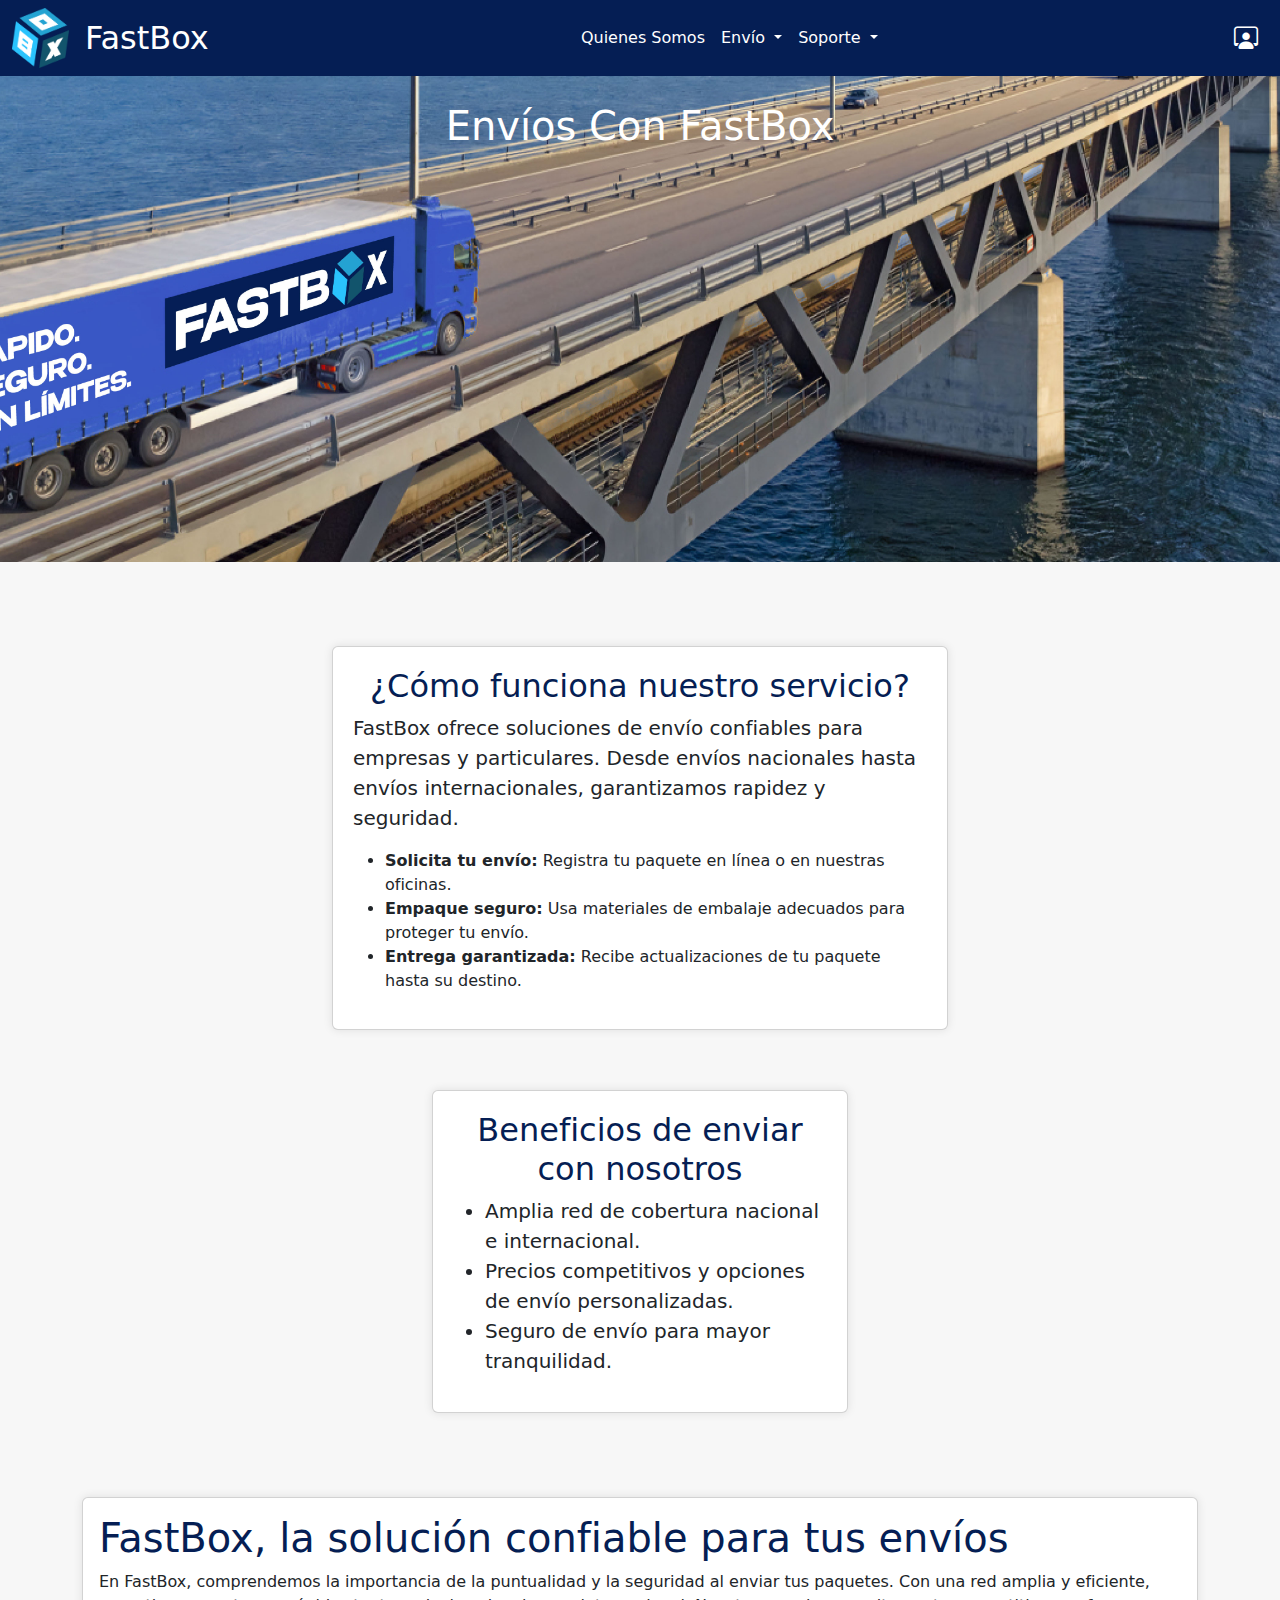
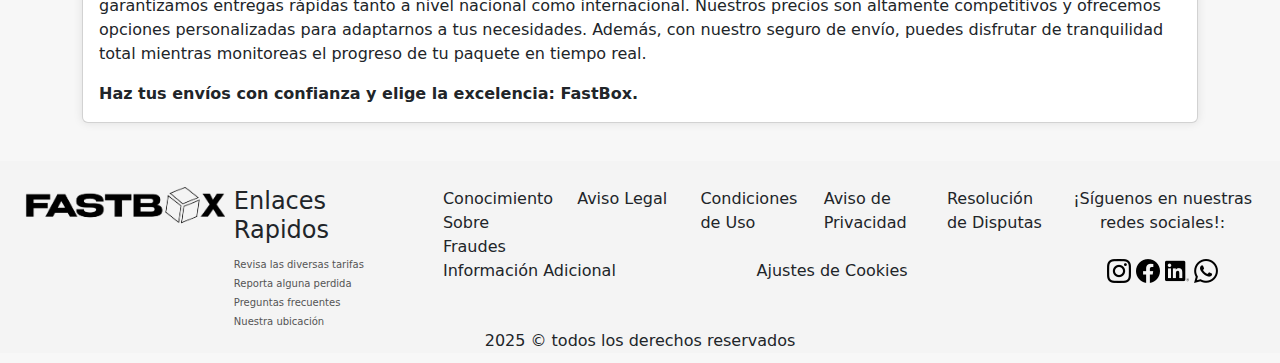
<file: envio.html>
<!DOCTYPE html>
<html lang="es">
<head>
    <link rel="icon" href="/assets/media/FASTBOX13.ico" type="image/x-icon">
    <meta charset="UTF-8">
    <meta name="viewport" content="width=device-width, initial-scale=1.0">
    <title>FastBox - Envío</title>
    <link rel="stylesheet" href="styles.css">
    <link rel="stylesheet" href="assets/css/bootstrap.min.css">
    <script src="assets/js/bootstrap.bundle.min.js"></script>   
    <link rel="stylesheet" href="https://cdn.jsdelivr.net/npm/bootstrap-icons/font/bootstrap-icons.css">
</head>
<body style="background-color: rgb(247, 247, 247);">

    <nav class="navbar navbar-expand-lg bg-body-tertiary" style="padding-top: 0;">
        <div class="container-fluid" style="padding-top: 3px;border-bottom-width: 3px;padding-bottom: 3px;">
            
            <a class="navbar-brand" href="index.html">
                <img src="/assets/media/FASTBOX13.ico" alt="FastBox" width="57" height="59.94">
            </a>
            <a class="navbar-brand" href="index.html" style="
            padding-top: 2px;
            padding-bottom: 2px;">FastBox</a>
                
            <button class="navbar-toggler" type="button" data-bs-toggle="collapse" data-bs-target="#navbarSupportedContent" aria-controls="navbarSupportedContent" aria-expanded="false" aria-label="Toggle navigation" data-bs-theme="dark"> 
                <span class="navbar-toggler-icon"></span>
            </button>

            <div class="collapse navbar-collapse" style="justify-content: center;" id="navbarSupportedContent">
                <ul class="navbar-nav me-auto mb-2 mb-lg-0">
                    <li class="nav-item">
                        <a class="nav-link active" style="color: white;" aria-current="page" href="quienes-somos.html">Quienes Somos</a>
                    </li>
                    <li class="nav-item dropdown">
                        <a class="nav-link dropdown-toggle" style="color: white;" href="#" role="button" data-bs-toggle="dropdown" aria-expanded="false">
                            Envío
                        </a>
                        <ul class="dropdown-menu">
                            <li><a class="dropdown-item" href="rastreo.html">Rastrea tu paquete</a></li>
                            <li><hr class="dropdown-divider"></li>
                            <li><a class="dropdown-item" href="tarifas.html">Tarifas</a></li>
                            <li><hr class="dropdown-divider"></li>
                            <li><a class="dropdown-item" href="ubicacion.html">Ubicación</a></li>
                        </ul>
                    </li>
                    <li class="nav-item dropdown">
                        <a class="nav-link dropdown-toggle" style="color: white;" href="#" role="button" data-bs-toggle="dropdown" aria-expanded="false">
                            Soporte
                        </a>
                        <ul class="dropdown-menu">
                            <li><a class="dropdown-item" href="reporte-perdida.html">Reporte de Pérdida</a></li>
                            <li><hr class="dropdown-divider"></li>
                            <li><a class="dropdown-item" href="faq.html">Preguntas Frecuentes</a></li>
                        </ul>
                    </li>
                </ul>
                <button class="icon-button" data-bs-toggle="modal" data-bs-target="#loginModal">
                    <i class="bi bi-person-workspace"></i>
                </button>
                
            </div>
            
        </div>
    </nav>

    <!-- Modal de Inicio de Sesión -->
    <div class="modal fade" id="loginModal" tabindex="-1" aria-labelledby="loginModalLabel" aria-hidden="true">
        <div class="modal-dialog">
            <div class="modal-content">
                <div class="modal-header">
                    <h5 class="modal-title col" id="loginModalLabel" style="display: block;">Iniciar Sesión</h5>
                    <div style="display: block;"><img src="/assets/media/FASTBOX.png" alt="FastBox" style="width: 100px;"></div>
                    <button type="button" class="btn-close" data-bs-dismiss="modal" aria-label="Close"></button>
                </div>
                <div class="modal-body">
                    <form>
                        <div class="mb-3">
                            <label for="email" class="form-label">Correo Electrónico</label>
                            <input type="email" class="form-control" id="email" required>
                        </div>
                        <div class="mb-3">
                            <label for="password" class="form-label">Contraseña</label>
                            <input type="password" class="form-control" id="password" required>
                        </div>
                        <button type="submit" class="btn btn-primary w-100">Ingresar</button>
                        <div class="row" style="margin-top: 15px;">
                            <div class="col-4"></div>
                            <a class="col-4" href="" style="font-size: x-small; text-align: center; align-items: center;">Recuperar Contraseña</a>
                            <div class="col-4"></div>
                        </div>    
                    </form>
                </div>
            </div>
        </div>
    </div>


    <div class="img-size2" style="background-size: cover;"><h1 style="text-align: center; color: white; padding-top: 40px;">Envíos Con FastBox</h1></div>
    
    <div class="main-container" style="background-color: rgb(247, 247, 247); margin-top: 4%; padding-bottom: 3%;">
        
        
        <div class="container">
            <div >
                <div style="margin: 0 auto; padding-top: 20px; padding-left: 250px; padding-right: 250px;">
                    <div class="card">
                        <h2 style="color: #051e54; text-align: center;">¿Cómo funciona nuestro servicio?</h2>
                        <p style="font-size: 20px;">FastBox ofrece soluciones de envío confiables para empresas y particulares. Desde envíos nacionales hasta envíos internacionales, garantizamos rapidez y seguridad.</p>
                        <ul>
                            <li><strong>Solicita tu envío:</strong> Registra tu paquete en línea o en nuestras oficinas.</li>
                            <li><strong>Empaque seguro:</strong> Usa materiales de embalaje adecuados para proteger tu envío.</li>
                            <li><strong>Entrega garantizada:</strong> Recibe actualizaciones de tu paquete hasta su destino.</li>
                        </ul>
                    </div>
                </div>
                
                <div style="margin: 0 auto; padding: 60px 350px;">
                    <div class="card">
                        <h2 style="color: #051e54; text-align: center;">Beneficios de enviar con nosotros</h2>
                        <ul style="font-size: 20px;">
                            <li>Amplia red de cobertura nacional e internacional.</li>
                            <li>Precios competitivos y opciones de envío personalizadas.</li>
                            <li>Seguro de envío para mayor tranquilidad.</li>
                        </ul>
                    </div>
                </div>
            </div>
            <div class="row mt-4">
                <div class="col">
                    <div class="card p-3">
                        <h1 style="color: #051e54;">FastBox, la solución confiable para tus envíos</h1>
                        <p>
                            En FastBox, comprendemos la importancia de la puntualidad y la seguridad al enviar tus paquetes.
                            Con una red amplia y eficiente, garantizamos entregas rápidas tanto a nivel nacional como internacional.
                            Nuestros precios son altamente competitivos y ofrecemos opciones personalizadas para adaptarnos a tus necesidades.
                            Además, con nuestro seguro de envío, puedes disfrutar de tranquilidad total mientras monitoreas el progreso
                            de tu paquete en tiempo real.
                        </p>
                        <strong>Haz tus envíos con confianza y elige la excelencia: FastBox.</strong>
                    </div>
                </div>
            </div>
        </div>
    </div>
</body>

<footer style="background-color: rgba(243, 243, 243, 0.637)">
    <div class="row" style="padding-left: 1%; padding-right: 1%; padding-top: 2%; margin-top:0; margin-bottom: 10px; margin-left: 0; margin-right: 0;">
        <div class="col-2"><img src="/assets/media/FASTBOXfooter.png" alt="FastBox" width="200rem" ></div>
        <div class="col-2">
            <div class="enlaces-rapidos row">
                <h4 style="text-align: left;">Enlaces Rapidos</h4>
                <a class="enlace-r" style="margin-top: 2%; text-align: left;" href="tarifas.html">Revisa las diversas tarifas</a>
                <a class="enlace-r" style="margin-top: 2%; text-align: left;" href="reporte-perdida.html">Reporta alguna perdida</a>
                <a class="enlace-r" href="faq.html" style="text-align: left; margin-top: 2%;">Preguntas frecuentes</a>
                <a class="enlace-r" href="ubicacion.html" style="text-align: left; margin-top: 2%;">Nuestra ubicación</a>
            </div>
        </div>    

        <div class="col-6">
            <ul class="row align-items-start" style="list-style: none; padding-left: 0;"> 
                <li class="col footer">Conocimiento Sobre Fraudes</li>
                <li class="col footer">Aviso Legal</li>
                <li class="col footer">Condiciones de Uso</li>
                <li class="col footer">Aviso de Privacidad</li>
                <br>
                <li class="col footer">Resolución de Disputas</li>
                <li class="col footer">Información Adicional</li>
                <li class="col footer">Ajustes de Cookies</li>
            </ul>
        </div>
        <div class="col-2">
            <h7><center>¡Síguenos en nuestras redes sociales!:</center></h7>
            <br>
            <ul style="padding: 0;"><center>
                <img src="/assets/icons/instagram.png" alt="Instagram">
                <img src="/assets/icons/facebook.png" alt="Facebook">
                <img src="/assets/icons/linkedin.png" alt="LinkedIN">
                <img src="/assets/icons/whatsapp.png" alt="Whatsapp"></center>
            </ul>
        </div>
        <center>  2025 &copy; todos los derechos reservados </center>
    </div>
</footer>
</html>
</file>
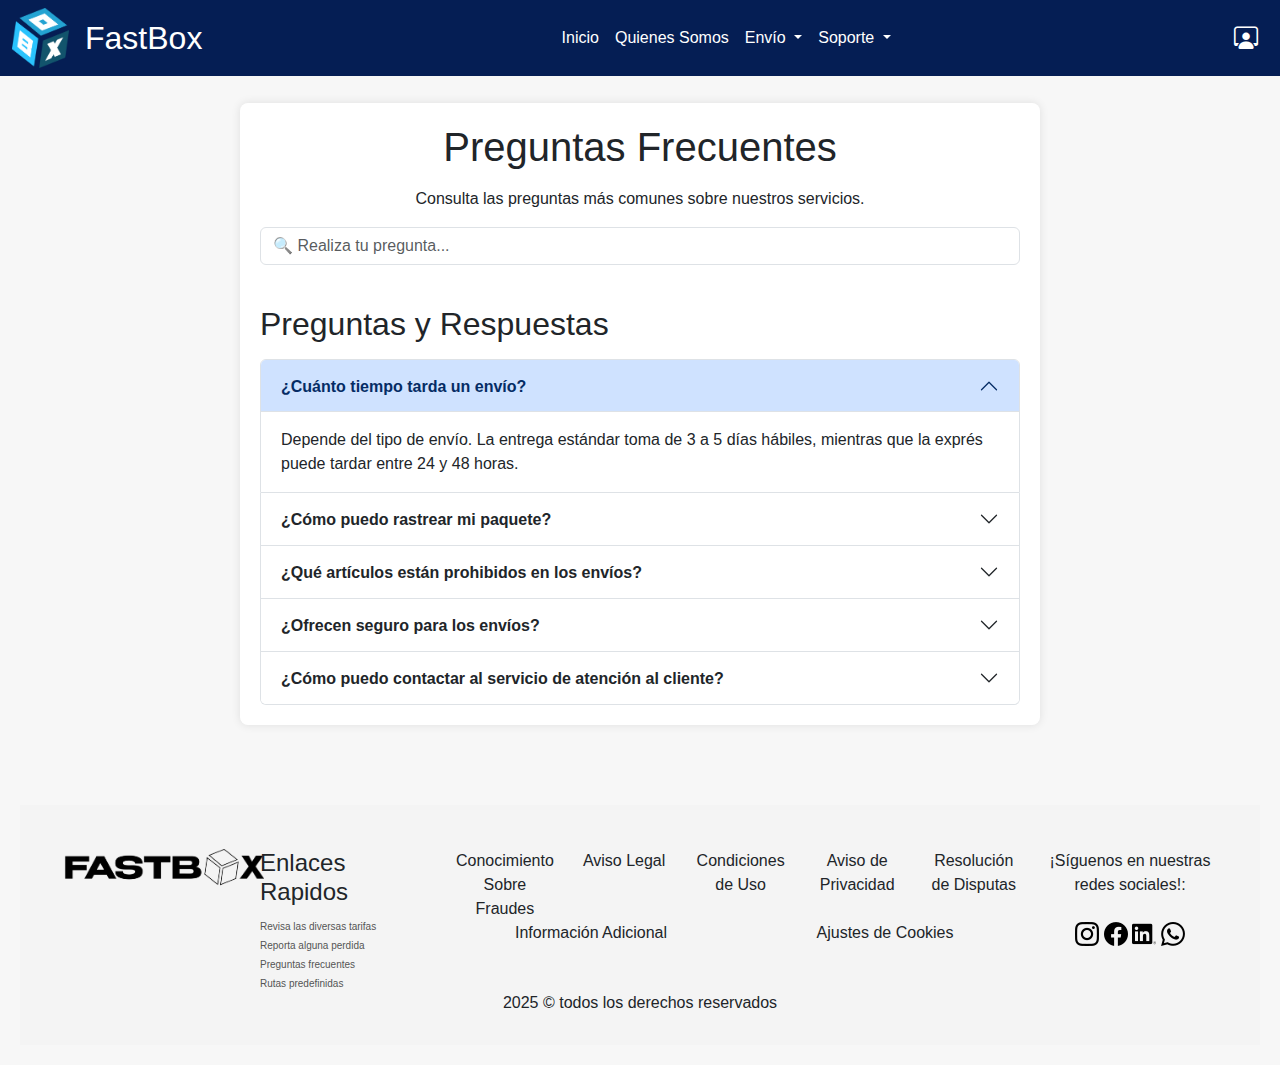
<file: faq.html>
<!DOCTYPE html>
<html lang="es">
<head>
    <link rel="icon" href="/assets/media/FASTBOX13.ico" type="image/x-icon">
    <meta charset="UTF-8">
    <meta name="viewport" content="width=device-width, initial-scale=1.0">
    <title>FastBox - Preguntas Frecuentes</title>
    <link rel="stylesheet" href="styles.css">
    <link rel="stylesheet" href="assets/css/bootstrap.min.css">
    <link rel="stylesheet" href="https://cdn.jsdelivr.net/npm/bootstrap-icons/font/bootstrap-icons.css">
    <script src="assets/js/bootstrap.bundle.min.js"></script>

    <style>
        body {
            background-color: rgb(247, 247, 247);
            font-family: Arial, sans-serif;
            padding: 20px;
            display: flex;
            flex-direction: column;
            min-height: 100vh;
        }
        .container {
            max-width: 800px;
            margin: auto;
            margin-top: 75px;
            background: white;
            padding: 20px;
            border-radius: 8px;
            box-shadow: 0 0 10px rgba(0, 0, 0, 0.1);
            flex-grow: 1;
        }
        .faq-header {
            text-align: center;
            margin-bottom: 40px; 
        }
        .form-control {
            margin-bottom: 20px;
        }
        .accordion-button {
            font-weight: bold;
        }
        footer {
            background-color: rgba(243, 243, 243, 0.637);
            padding: 20px;
            text-align: center;
            margin-top: 80px;
        }
    </style>

</head>
<body>
    
    <nav class="navbar navbar-expand-lg bg-body-tertiary" style="padding-top: 0;">
        <div class="container-fluid" style="padding-top: 3px;border-bottom-width: 3px;padding-bottom: 3px;">
            
            <a class="navbar-brand" href="inicio.html">
                <img src="/assets/media/FASTBOX13.ico" alt="FastBox" width="57" height="59.94">
            </a>
            <a class="navbar-brand" href="inicio.html" style="
            padding-top: 2px;
            padding-bottom: 2px;">FastBox</a>
                
            <button class="navbar-toggler" type="button" data-bs-toggle="collapse" data-bs-target="#navbarSupportedContent" aria-controls="navbarSupportedContent" aria-expanded="false" aria-label="Toggle navigation" data-bs-theme="dark"> 
                <span class="navbar-toggler-icon"></span>
            </button>

            <div class="collapse navbar-collapse" style="justify-content: center;" id="navbarSupportedContent">
                <ul class="navbar-nav me-auto mb-2 mb-lg-0">
                    <li class="nav-item">
                        <a class="nav-link active" style="color: white;" aria-current="page" href="inicio.html">Inicio</a>
                    <li class="nav-item">
                        <a class="nav-link active" style="color: white;" aria-current="page" href="quienes-somos.html">Quienes Somos</a>
                    </li>
                    <li class="nav-item dropdown">
                        <a class="nav-link dropdown-toggle" style="color: white;" href="#" role="button" data-bs-toggle="dropdown" aria-expanded="false">
                            Envío
                        </a>
                        <ul class="dropdown-menu">
                            <li><a class="dropdown-item" href="rastreo.html">Rastrea tu paquete</a></li>
                            <li><hr class="dropdown-divider"></li>
                            <li><a class="dropdown-item" href="tarifas.html">Tarifas</a></li>
                            <li><hr class="dropdown-divider"></li>
                            <li><a class="dropdown-item" href="rutas.html">Ubicación</a></li>
                        </ul>
                    </li>
                    <li class="nav-item dropdown">
                        <a class="nav-link dropdown-toggle" style="color: white;" href="#" role="button" data-bs-toggle="dropdown" aria-expanded="false">
                            Soporte
                        </a>
                        <ul class="dropdown-menu">
                            <li><a class="dropdown-item" href="reporte-perdida.html">Reporte de Pérdida</a></li>
                            <li><hr class="dropdown-divider"></li>
                            <li><a class="dropdown-item" href="faq.html">Preguntas Frecuentes</a></li>
                        </ul>
                    </li>
                </ul>
                <button class="icon-button" data-bs-toggle="modal" data-bs-target="#loginModal">
                    <i class="bi bi-person-workspace"></i>
                </button>
                
            </div>
            
        </div>
    </nav>

   <!-- Modal de Inicio de Sesión -->
   <div class="modal fade" id="loginModal" tabindex="-1" aria-labelledby="loginModalLabel" aria-hidden="true">
    <div class="modal-dialog">
        <div class="modal-content">
            <div class="modal-header">
                <h5 class="modal-title col" id="loginModalLabel" style="display: block;">Iniciar Sesión</h5>
                <div style="display: block;"><img src="/assets/media/FASTBOX.png" alt="FastBox" style="width: 100px;"></div>
                <button type="button" class="btn-close" data-bs-dismiss="modal" aria-label="Close"></button>
            </div>
            <div class="modal-body">
                <form>
                    <div class="mb-3">
                        <label for="email" class="form-label">Correo Electrónico</label>
                        <input type="email" class="form-control" id="email" required>
                    </div>
                    <div class="mb-3">
                        <label for="password" class="form-label">Contraseña</label>
                        <input type="password" class="form-control" id="password" required>
                    </div>
                    <button type="submit" class="btn btn-primary w-100">Ingresar</button>
                    <div class="row" style="margin-top: 15px;">
                        <div class="col-4"></div>
                        <a class="col-4" href="" style="font-size: x-small; text-align: center; align-items: center;">Recuperar Contraseña</a>
                        <div class="col-4"></div>
                    </div>    
                </form>
            </div>
        </div>
    </div>
</div>
   

    <div class="container">
        <header class="faq-header">
            <h1 class="mb-3">Preguntas Frecuentes</h1>
            <p>Consulta las preguntas más comunes sobre nuestros servicios.</p>
            <input type="text" class="form-control" placeholder="🔍 Realiza tu pregunta...">
        </header>
        
        <section>
            <h2 class="mb-3">Preguntas y Respuestas</h2>
            <div class="accordion" id="faqAccordion">
                <div class="accordion-item">
                    <h2 class="accordion-header">
                        <button class="accordion-button" type="button" data-bs-toggle="collapse" data-bs-target="#faq1">
                            ¿Cuánto tiempo tarda un envío?
                        </button>
                    </h2>
                    <div id="faq1" class="accordion-collapse collapse show" data-bs-parent="#faqAccordion">
                        <div class="accordion-body">
                            Depende del tipo de envío. La entrega estándar toma de 3 a 5 días hábiles, mientras que la exprés puede tardar entre 24 y 48 horas.
                        </div>
                    </div>
                </div>
                <div class="accordion-item">
                    <h2 class="accordion-header">
                        <button class="accordion-button collapsed" type="button" data-bs-toggle="collapse" data-bs-target="#faq2">
                            ¿Cómo puedo rastrear mi paquete?
                        </button>
                    </h2>
                    <div id="faq2" class="accordion-collapse collapse" data-bs-parent="#faqAccordion">
                        <div class="accordion-body">
                            Puedes ingresar el número de rastreo en nuestra sección de <a href="rastreo.html">Rastreo</a> para conocer la ubicación de tu paquete en tiempo real.
                        </div>
                    </div>
                </div>
                <div class="accordion-item">
                    <h2 class="accordion-header">
                        <button class="accordion-button collapsed" type="button" data-bs-toggle="collapse" data-bs-target="#faq3">
                            ¿Qué artículos están prohibidos en los envíos?
                        </button>
                    </h2>
                    <div id="faq3" class="accordion-collapse collapse" data-bs-parent="#faqAccordion">
                        <div class="accordion-body">
                            No aceptamos artículos peligrosos, explosivos, inflamables, dinero en efectivo ni sustancias ilegales. Consulta nuestra lista completa en términos y condiciones.
                        </div>
                    </div>
                </div>
                <div class="accordion-item">
                    <h2 class="accordion-header">
                        <button class="accordion-button collapsed" type="button" data-bs-toggle="collapse" data-bs-target="#faq4">
                            ¿Ofrecen seguro para los envíos?
                        </button>
                    </h2>
                    <div id="faq4" class="accordion-collapse collapse" data-bs-parent="#faqAccordion">
                        <div class="accordion-body">
                            Sí, contamos con opciones de seguro para proteger tu paquete en caso de pérdida o daño.
                        </div>
                    </div>
                </div>
                <div class="accordion-item">
                    <h2 class="accordion-header">
                        <button class="accordion-button collapsed" type="button" data-bs-toggle="collapse" data-bs-target="#faq5">
                            ¿Cómo puedo contactar al servicio de atención al cliente?
                        </button>
                    </h2>
                    <div id="faq5" class="accordion-collapse collapse" data-bs-parent="#faqAccordion">
                        <div class="accordion-body">
                            Puedes comunicarte con nuestro equipo 24/7 a través de nuestro <a href="soporte.html">centro de soporte</a> o llamando a nuestra línea directa.
                        </div>
                    </div>
                </div>
            </div>
        </section>
    </div>

</body>
</html>

<footer style="background-color: rgba(243, 243, 243, 0.637)">
    <div class="row" style="padding-left: 1%; padding-right: 1%; padding-top: 2%; margin-top:0; margin-bottom: 10px; margin-left: 0; margin-right: 0;">
        <div class="col-2"><img src="/assets/media/FASTBOXfooter.png" alt="FastBox" width="200rem" ></div>
        <div class="col-2">
            <div class="enlaces-rapidos row">
                <h4 style="text-align: left;">Enlaces Rapidos</h4>
                <a class="enlace-r" style="margin-top: 2%; text-align: left;" href="tarifas.html">Revisa las diversas tarifas</a>
                <a class="enlace-r" style="margin-top: 2%; text-align: left;" href="reporte-perdida.html">Reporta alguna perdida</a>
                <a class="enlace-r" href="faq.html" style="text-align: left; margin-top: 2%;">Preguntas frecuentes</a>
                <a class="enlace-r" href="rutas.html" style="text-align: left; margin-top: 2%;">Rutas predefinidas</a>
            </div>
        </div>    

        <div class="col-6">
            <ul class="row align-items-start" style="list-style: none; padding-left: 0;"> 
                <li class="col footer">Conocimiento Sobre Fraudes</li>
                <li class="col footer">Aviso Legal</li>
                <li class="col footer">Condiciones de Uso</li>
                <li class="col footer">Aviso de Privacidad</li>
                <br>
                <li class="col footer">Resolución de Disputas</li>
                <li class="col footer">Información Adicional</li>
                <li class="col footer">Ajustes de Cookies</li>
            </ul>
        </div>
        <div class="col-2">
            <h7><center>¡Síguenos en nuestras redes sociales!:</center></h7>
            <br>
            <ul style="padding: 0;"><center>
                <img src="/assets/icons/instagram.png" alt="Instagram">
                <img src="/assets/icons/facebook.png" alt="Facebook">
                <img src="/assets/icons/linkedin.png" alt="LinkedIN">
                <img src="/assets/icons/whatsapp.png" alt="Whatsapp"></center>
            </ul>
        </div>
        <center>  2025 &copy; todos los derechos reservados </center>
    </div>
</footer>
</html>
</file>
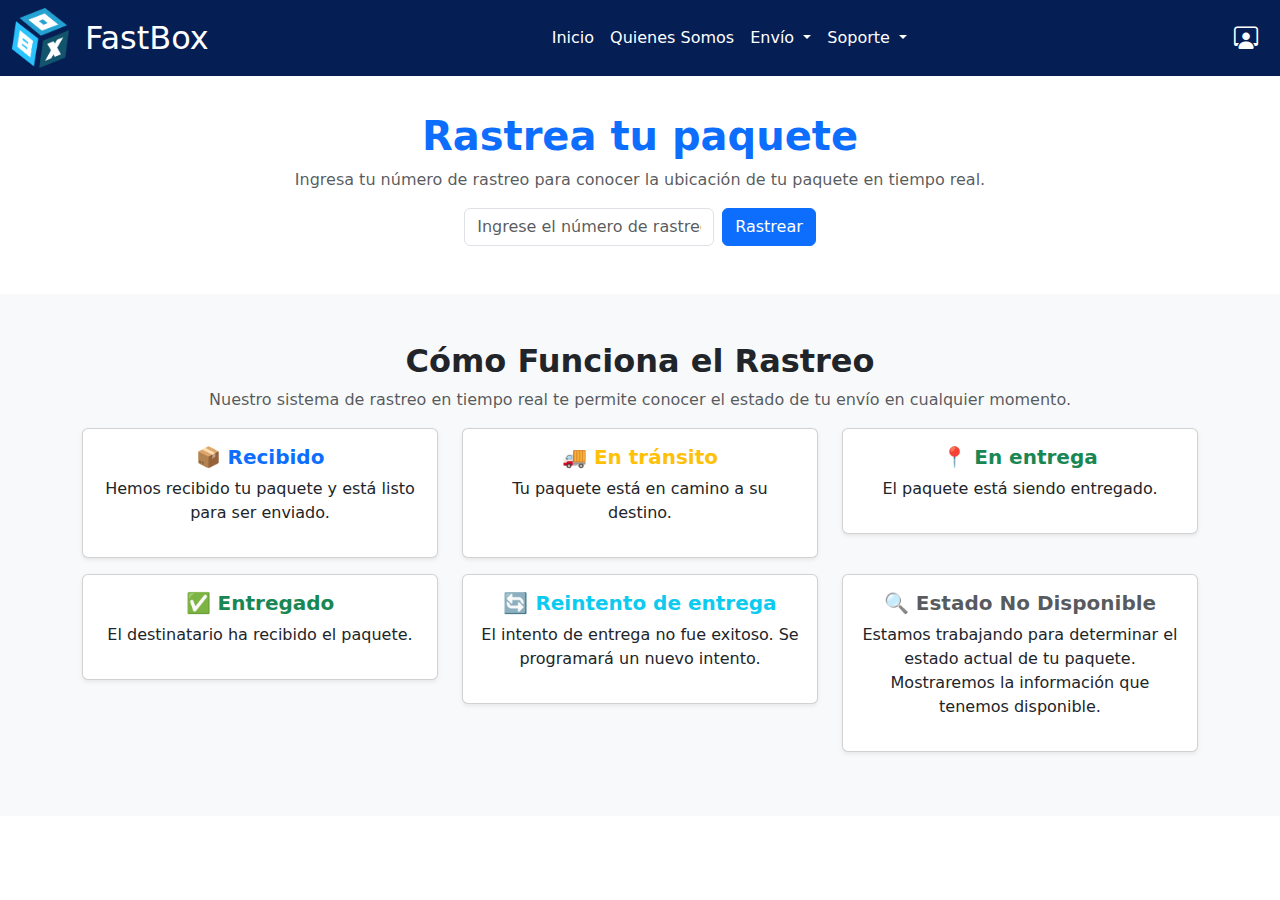
<file: rastreo.html>
<!DOCTYPE html>
<html lang="es">
    <head>
        <link rel="icon" href="/assets/media/FASTBOX13.ico" type="image/x-icon">
        <meta charset="UTF-8">
        <meta name="viewport" content="width=device-width, initial-scale=1.0">
        <title>FastBox - Rastrea tu Paquete</title>
        <link rel="stylesheet" href="styles.css">
        <link rel="stylesheet" href="assets/css/bootstrap.min.css">
        <script src="assets/js/bootstrap.bundle.min.js"></script>
        <script src="assets/API/tracking.js"></script>
        <link rel="stylesheet" href="https://cdn.jsdelivr.net/npm/bootstrap-icons/font/bootstrap-icons.css">
    </head>
    <body>
        <nav class="navbar navbar-expand-lg bg-body-tertiary" style="padding-top: 0;">
            <div class="container-fluid" style="padding-top: 3px;border-bottom-width: 3px;padding-bottom: 3px;">
                
                <a class="navbar-brand" href="inicio.html">
                    <img src="/assets/media/FASTBOX13.ico" alt="FastBox" width="57" height="59.94">
                </a>
                <a class="navbar-brand" href="inicio.html" style="
                padding-top: 2px;
                padding-bottom: 2px;">FastBox</a>
                    
                <button class="navbar-toggler" type="button" data-bs-toggle="collapse" data-bs-target="#navbarSupportedContent" aria-controls="navbarSupportedContent" aria-expanded="false" aria-label="Toggle navigation" data-bs-theme="dark"> 
                    <span class="navbar-toggler-icon"></span>
                </button>

                <div class="collapse navbar-collapse" style="justify-content: center;" id="navbarSupportedContent">
                    <ul class="navbar-nav me-auto mb-2 mb-lg-0">
                        <li class="nav-item">
                            <a class="nav-link active" style="color: white;" aria-current="page" href="inicio.html">Inicio</a>
                        <li class="nav-item">
                            <a class="nav-link active" style="color: white;" aria-current="page" href="quienes-somos.html">Quienes Somos</a>
                        </li>
                        <li class="nav-item dropdown">
                            <a class="nav-link dropdown-toggle" style="color: white;" href="#" role="button" data-bs-toggle="dropdown" aria-expanded="false">
                                Envío
                            </a>
                            <ul class="dropdown-menu">
                                <li><a class="dropdown-item" href="rastreo.html">Rastrea tu paquete</a></li>
                                <li><hr class="dropdown-divider"></li>
                                <li><a class="dropdown-item" href="tarifas.html">Tarifas</a></li>
                                <li><hr class="dropdown-divider"></li>
                                <li><a class="dropdown-item" href="rutas.html">Rutas</a></li>
                            </ul>
                        </li>
                        <li class="nav-item dropdown">
                            <a class="nav-link dropdown-toggle" style="color: white;" href="#" role="button" data-bs-toggle="dropdown" aria-expanded="false">
                                Soporte
                            </a>
                            <ul class="dropdown-menu">
                                <li><a class="dropdown-item" href="reporte-perdida.html">Reporte de Pérdida</a></li>
                                <li><hr class="dropdown-divider"></li>
                                <li><a class="dropdown-item" href="faq.html">Preguntas Frecuentes</a></li>
                            </ul>
                        </li>
                    </ul>
                    <button class="icon-button" data-bs-toggle="modal" data-bs-target="#loginModal">
                        <i class="bi bi-person-workspace"></i>
                    </button>
                    
                </div>
                
            </div>
        </nav>

        <!-- Modal de Inicio de Sesión -->
        <div class="modal fade" id="loginModal" tabindex="-1" aria-labelledby="loginModalLabel" aria-hidden="true">
            <div class="modal-dialog">
                <div class="modal-content">
                    <div class="modal-header">
                        <h5 class="modal-title col" id="loginModalLabel" style="display: block;">Iniciar Sesión</h5>
                        <div style="display: block;"><img src="/assets/media/FASTBOX.png" alt="FastBox" style="width: 100px;"></div>
                        <button type="button" class="btn-close" data-bs-dismiss="modal" aria-label="Close"></button>
                    </div>
                    <div class="modal-body">
                        <form>
                            <div class="mb-3">
                                <label for="email" class="form-label">Correo Electrónico</label>
                                <input type="email" class="form-control" id="email" required>
                            </div>
                            <div class="mb-3">
                                <label for="password" class="form-label">Contraseña</label>
                                <input type="password" class="form-control" id="password" required>
                            </div>
                            <button type="submit" class="btn btn-primary w-100">Ingresar</button>
                            <div class="row" style="margin-top: 15px;">
                                <div class="col-4"></div>
                                <a class="col-4" href="" style="font-size: x-small; text-align: center; align-items: center;">Recuperar Contraseña</a>
                                <div class="col-4"></div>
                            </div>    
                        </form>
                    </div>
                </div>
            </div>
        </div>

        <header>
            <h1>Rastreo de Envíos</h1>
        </header>
        
        <section class="tracking-section d-flex flex-column align-items-center text-center py-5">
            <h1 class="fw-bold text-primary">Rastrea tu paquete</h1>
            <p class="text-muted">Ingresa tu número de rastreo para conocer la ubicación de tu paquete en tiempo real.</p>
            
            <div class="tracking-form d-flex flex-column flex-md-row align-items-center gap-2">
                <input type="text" id="trackingNumber" class="form-control" placeholder="Ingrese el número de rastreo" style="width: 250px; max-width: 500px;">
                <button class="btn btn-primary" onclick="trackPackage()">Rastrear</button>
            </div>
            
            <div id="trackingResults" class="mt-4 p-3 border rounded bg-light" style="display: none; max-width: 850px;">
                <h4 class="text-secondary">Estado del envío:</h4>
                <div id="response"></div>
            </div>
        </section>
        
        <section class="tracking-info py-5 bg-light text-center">
            <h2 class="fw-bold">Cómo Funciona el Rastreo</h2>
            <p class="text-muted">Nuestro sistema de rastreo en tiempo real te permite conocer el estado de tu envío en cualquier momento.</p>
            <div class="container">
                <div class="row">
                    <div class="col-md-6 col-lg-4 mb-3">
                        <div class="card shadow-sm p-3">
                            <h5 class="fw-bold text-primary">📦 Recibido</h5>
                            <p>Hemos recibido tu paquete y está listo para ser enviado.</p>
                        </div>
                    </div>
                    <div class="col-md-6 col-lg-4 mb-3">
                        <div class="card shadow-sm p-3">
                            <h5 class="fw-bold text-warning">🚚 En tránsito</h5>
                            <p>Tu paquete está en camino a su destino.</p>
                        </div>
                    </div>
                    <div class="col-md-6 col-lg-4 mb-3">
                        <div class="card shadow-sm p-3">
                            <h5 class="fw-bold text-success">📍 En entrega</h5>
                            <p>El paquete está siendo entregado.</p>
                        </div>
                    </div>
                    <div class="col-md-6 col-lg-4 mb-3">
                        <div class="card shadow-sm p-3">
                            <h5 class="fw-bold text-success">✅ Entregado</h5>
                            <p>El destinatario ha recibido el paquete.</p>
                        </div>
                    </div>
                    <div class="col-md-6 col-lg-4 mb-3">
                        <div class="card shadow-sm p-3">
                            <h5 class="fw-bold text-info">🔄 Reintento de entrega</h5>
                            <p>El intento de entrega no fue exitoso. Se programará un nuevo intento.</p>
                        </div>
                    </div>
                    <div class="col-md-6 col-lg-4 mb-3">
                        <div class="card shadow-sm p-3">
                            <h5 class="fw-bold text-muted">🔍 Estado No Disponible</h5>
                            <p>Estamos trabajando para determinar el estado actual de tu paquete. Mostraremos la información que tenemos disponible.</p>
                        </div>
                    </div>
                </div>
            </div>
        </section>
    </body>
</html>
</file>
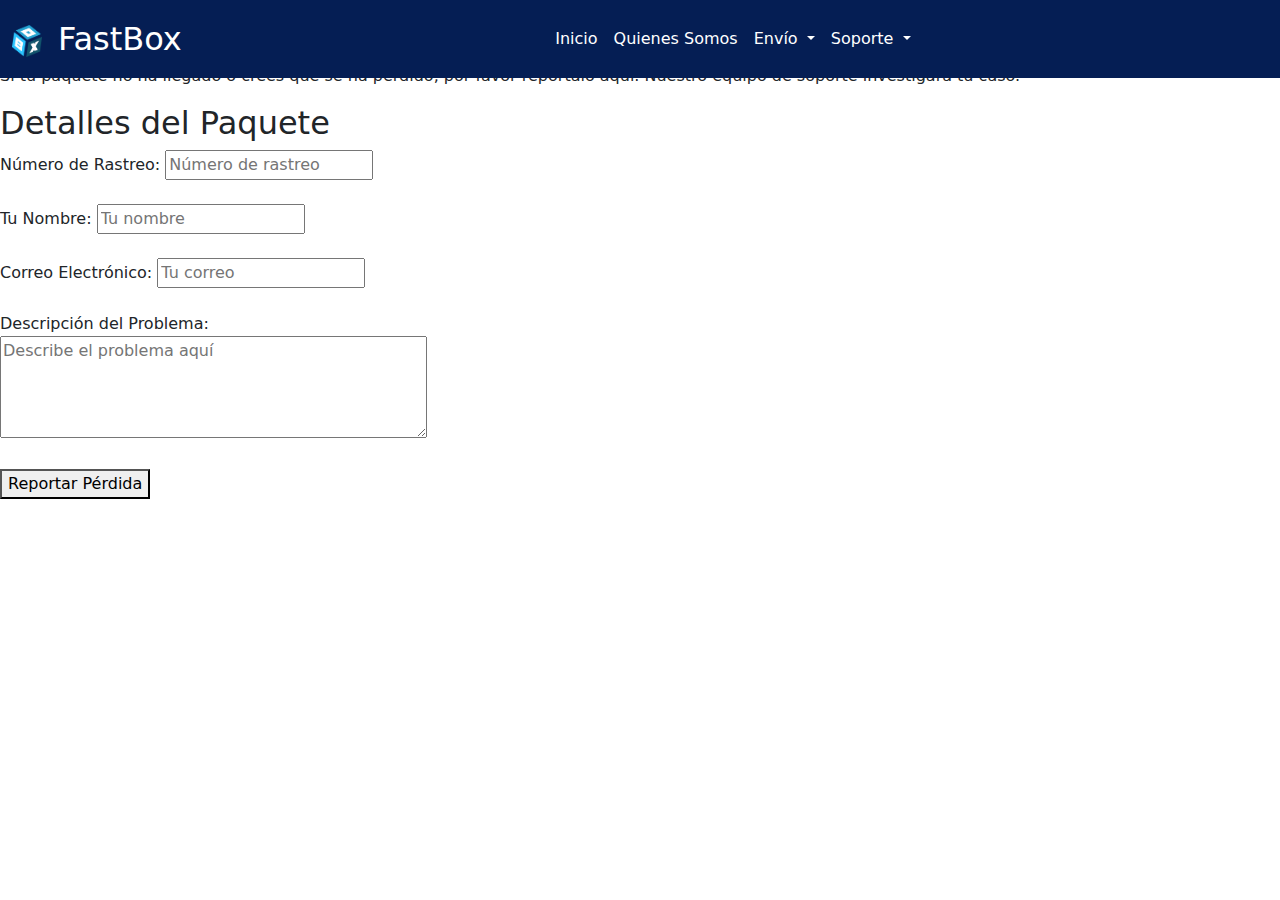
<file: reporte-perdida.html>
<!DOCTYPE html>
<html lang="es">
<head>
    <meta charset="UTF-8">
    <meta name="viewport" content="width=device-width, initial-scale=1.0">
    <title>FastBox - Reporte de Perdida</title>
    <link rel="stylesheet" href="styles.css">
    <link rel="stylesheet" href="assets/css/bootstrap.min.css">
<script src="assets/js/bootstrap.bundle.min.js"></script>

<nav class="navbar navbar-expand-lg bg-body-tertiary" style="padding-top: 0;">
    <div class="container-fluid">
        
        <a class="navbar-brand" href="inicio.html">
            <img src="/assets/media/FASTBOX13.ico" alt="FastBox" width="30">
        </a>
        <a class="navbar-brand" href="#">FastBox</a>
            
        <button class="navbar-toggler" type="button" data-bs-toggle="collapse" data-bs-target="#navbarSupportedContent" aria-controls="navbarSupportedContent" aria-expanded="false" aria-label="Toggle navigation" data-bs-theme="dark"> 
            <span class="navbar-toggler-icon"></span>
        </button>

        <div class="collapse navbar-collapse" style="justify-content: center;" id="navbarSupportedContent">
            <ul class="navbar-nav me-auto mb-2 mb-lg-0">
                <li class="nav-item">
                    <a class="nav-link active" style="color: white;" aria-current="page" href="inicio.html">Inicio</a>
                <li class="nav-item">
                    <a class="nav-link active" style="color: white;" aria-current="page" href="quienes-somos.html">Quienes Somos</a>
                </li>
                <li class="nav-item dropdown">
                    <a class="nav-link dropdown-toggle" style="color: white;" href="#" role="button" data-bs-toggle="dropdown" aria-expanded="false">
                        Envío
                    </a>
                    <ul class="dropdown-menu">
                        <li><a class="dropdown-item" href="rastreo.html">Rastrea tu paquete</a></li>
                        <li><hr class="dropdown-divider"></li>
                        <li><a class="dropdown-item" href="tarifas.html">Tarifas</a></li>
                        <li><hr class="dropdown-divider"></li>
                        <li><a class="dropdown-item" href="rutas.html">Rutas</a></li>
                    </ul>
                </li>
                <li class="nav-item dropdown">
                    <a class="nav-link dropdown-toggle" style="color: white;" href="#" role="button" data-bs-toggle="dropdown" aria-expanded="false">
                        Soporte
                    </a>
                    <ul class="dropdown-menu">
                        <li><a class="dropdown-item" href="reporte-perdida.html">Reporte de Pérdida</a></li>
                        <li><hr class="dropdown-divider"></li>
                        <li><a class="dropdown-item" href="faq.html">Preguntas Frecuentes</a></li>
                    </ul>
                </li>
            </ul>
        </div>
    </div>
</nav>
</head>
<body>
    

    <header>
        <h1>Reporte de Pérdida</h1>
    </header>
    <p>Si tu paquete no ha llegado o crees que se ha perdido, por favor repórtalo aquí. Nuestro equipo de soporte investigará tu caso.</p>
    
    <section>
        <h2>Detalles del Paquete</h2>
        <form action="submit-perdida.php" method="POST">
            <label for="rastreo">Número de Rastreo:</label>
            <input type="text" id="rastreo" name="rastreo" placeholder="Número de rastreo" required><br><br>
    
            <label for="nombre">Tu Nombre:</label>
            <input type="text" id="nombre" name="nombre" placeholder="Tu nombre" required><br><br>
    
            <label for="email">Correo Electrónico:</label>
            <input type="email" id="email" name="email" placeholder="Tu correo" required><br><br>
    
            <label for="descripcion">Descripción del Problema:</label><br>
            <textarea id="descripcion" name="descripcion" rows="4" cols="50" placeholder="Describe el problema aquí" required></textarea><br><br>
    
            <button type="submit">Reportar Pérdida</button>
        </form>
    </section>
    
</body>
</html>
</file>
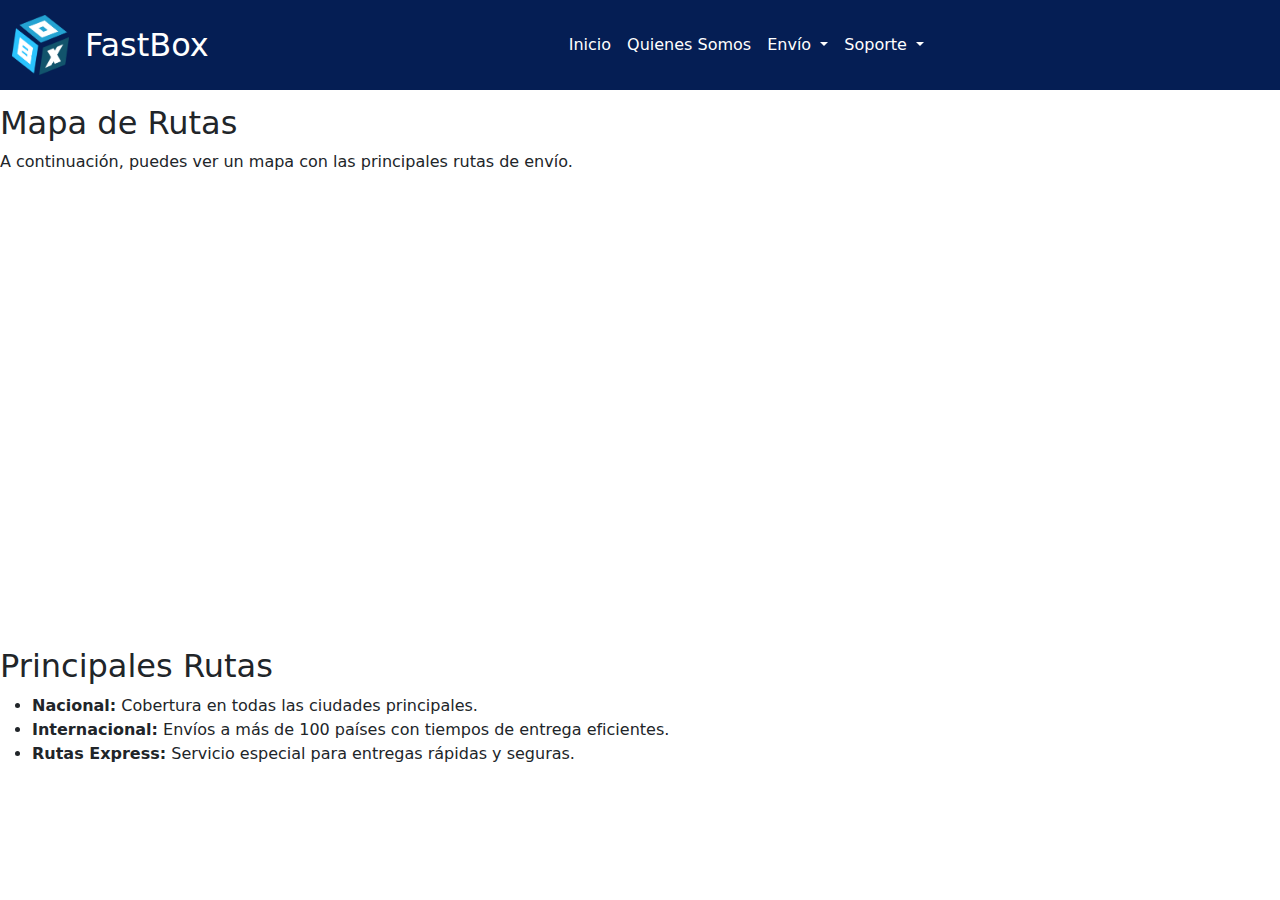
<file: rutas.html>
<!DOCTYPE html>
<html lang="es">
<head>
    <link rel="icon" href="/assets/media/FASTBOX13.ico" type="image/x-icon">
    <meta charset="UTF-8">
    <meta name="viewport" content="width=device-width, initial-scale=1.0">
    <title>FastBox - Rutas</title>
    <link rel="stylesheet" href="styles.css">
    <link rel="stylesheet" href="assets/css/bootstrap.min.css">
<script src="assets/js/bootstrap.bundle.min.js"></script>

<nav class="navbar navbar-expand-lg bg-body-tertiary" style="padding-top: 0;">
    <div class="container-fluid">
        
        <a class="navbar-brand" href="inicio.html">
            <img src="/assets/media/FASTBOX13.ico" alt="FastBox" width="57" height="59.94">
        </a>
        <a class="navbar-brand" href="inicio.html" style="
        padding-top: 2px;
        padding-bottom: 2px;">FastBox</a>
            
        <button class="navbar-toggler" type="button" data-bs-toggle="collapse" data-bs-target="#navbarSupportedContent" aria-controls="navbarSupportedContent" aria-expanded="false" aria-label="Toggle navigation" data-bs-theme="dark"> 
            <span class="navbar-toggler-icon"></span>
        </button>

        <div class="collapse navbar-collapse" style="justify-content: center;" id="navbarSupportedContent">
            <ul class="navbar-nav me-auto mb-2 mb-lg-0">
                <li class="nav-item">
                    <a class="nav-link active" style="color: white;" aria-current="page" href="inicio.html">Inicio</a>
                <li class="nav-item">
                    <a class="nav-link active" style="color: white;" aria-current="page" href="quienes-somos.html">Quienes Somos</a>
                </li>
                <li class="nav-item dropdown">
                    <a class="nav-link dropdown-toggle" style="color: white;" href="#" role="button" data-bs-toggle="dropdown" aria-expanded="false">
                        Envío
                    </a>
                    <ul class="dropdown-menu">
                        <li><a class="dropdown-item" href="rastreo.html">Rastrea tu paquete</a></li>
                        <li><hr class="dropdown-divider"></li>
                        <li><a class="dropdown-item" href="tarifas.html">Tarifas</a></li>
                        <li><hr class="dropdown-divider"></li>
                        <li><a class="dropdown-item" href="rutas.html">Rutas</a></li>
                    </ul>
                </li>
                <li class="nav-item dropdown">
                    <a class="nav-link dropdown-toggle" style="color: white;" href="#" role="button" data-bs-toggle="dropdown" aria-expanded="false">
                        Soporte
                    </a>
                    <ul class="dropdown-menu">
                        <li><a class="dropdown-item" href="reporte-perdida.html">Reporte de Pérdida</a></li>
                        <li><hr class="dropdown-divider"></li>
                        <li><a class="dropdown-item" href="faq.html">Preguntas Frecuentes</a></li>
                    </ul>
                </li>
            </ul>
        </div>
    </div>
</nav>
</head>
<body>
    
    <header>
        <h1>Rutas de Envío</h1>
    </header>
    
    <section>
        <p>Consulta las rutas disponibles para tus envíos.</p>
    </section>
    
    <section>
        <h2>Mapa de Rutas</h2>
        <p>A continuación, puedes ver un mapa con las principales rutas de envío.</p>
        <iframe src="https://www.google.com/maps/embed?pb=!1m18!1m12!1m3!1d3151.835434509374!2d144.95373531531664!3d-37.8162791797517!2m3!1f0!2f0!3f0!3m2!1i1024!2i768!4f13.1!3m3!1m2!1s0x0%3A0x0!2zMzfCsDQ4JzU4LjYiUyAxNDTCsDU3JzE1LjYiRQ!5e0!3m2!1sen!2sus!4v1614884972084!5m2!1sen!2sus" width="100%" height="450" style="border:0;" allowfullscreen="" loading="lazy"></iframe>
    </section>
    
    <section>
        <h2>Principales Rutas</h2>
        <ul>
            <li><strong>Nacional:</strong> Cobertura en todas las ciudades principales.</li>
            <li><strong>Internacional:</strong> Envíos a más de 100 países con tiempos de entrega eficientes.</li>
            <li><strong>Rutas Express:</strong> Servicio especial para entregas rápidas y seguras.</li>
        </ul>
    </section>
</body>
</html>
</file>
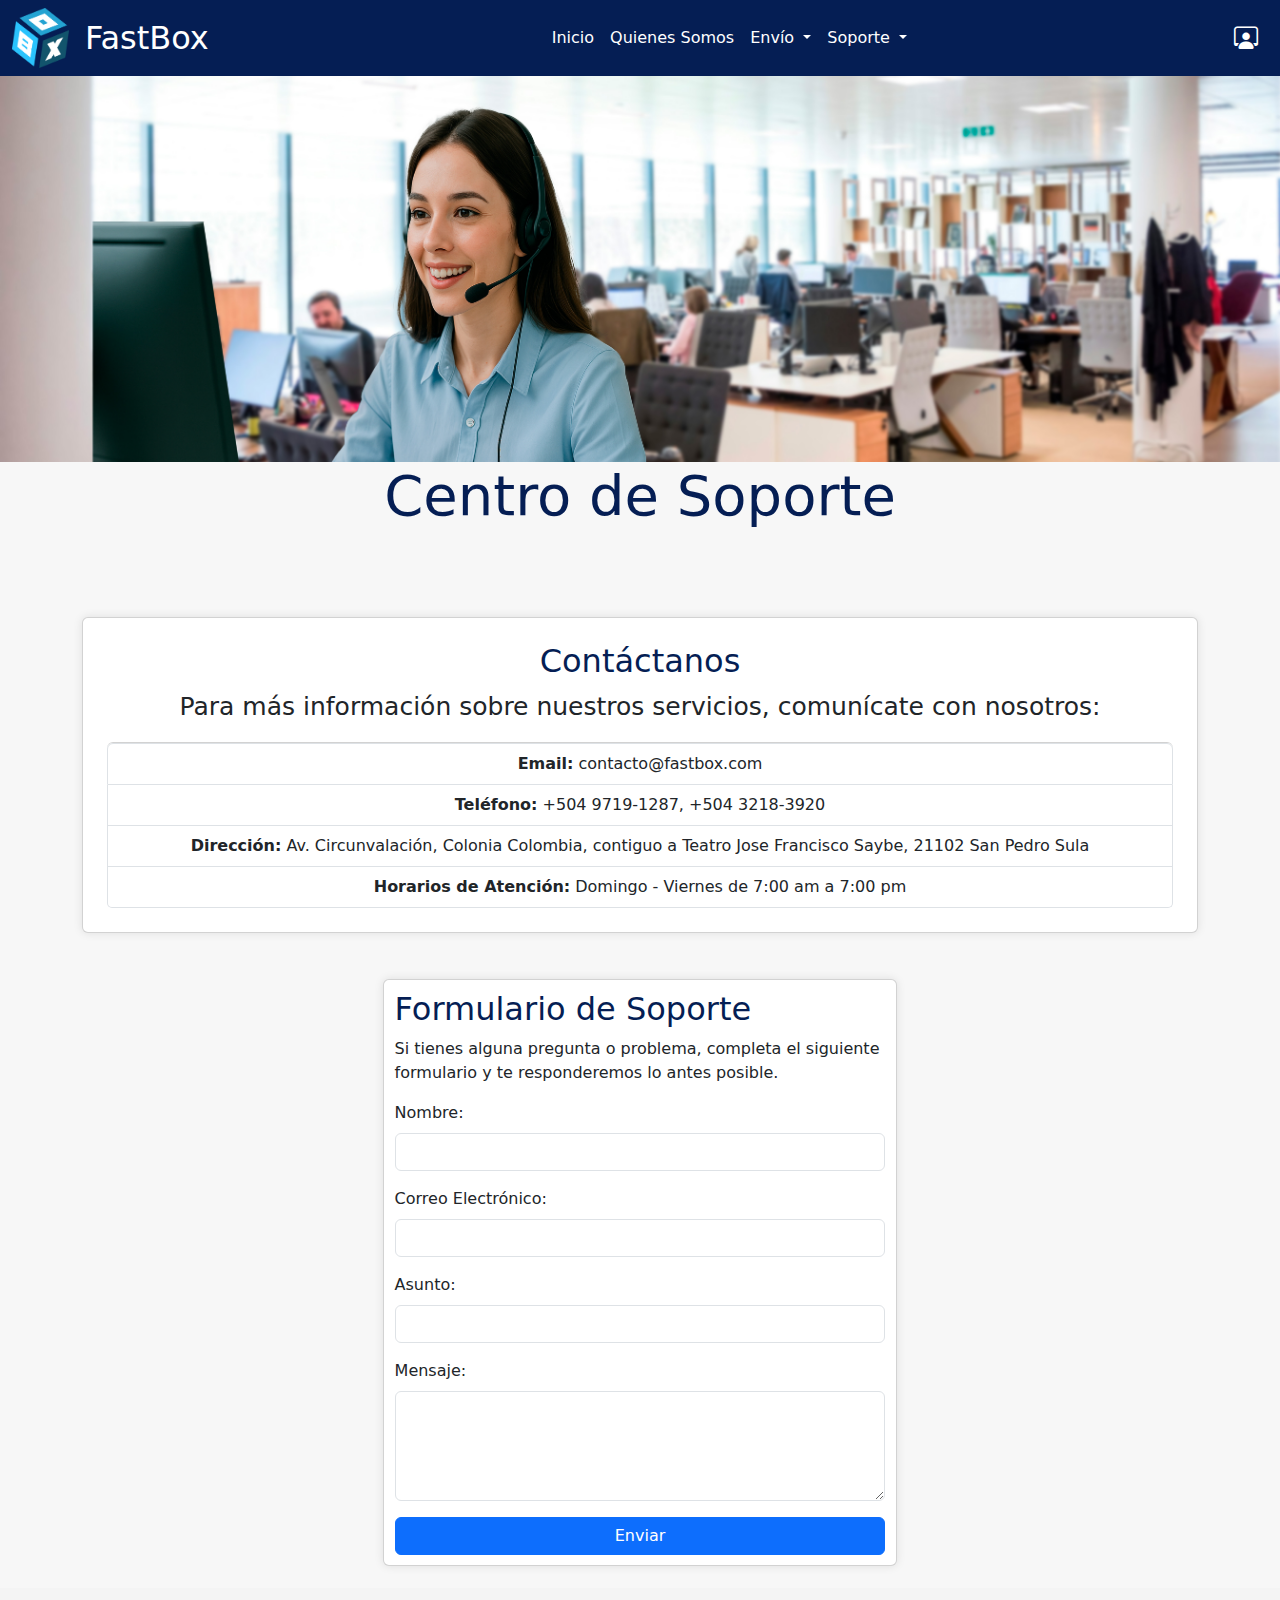
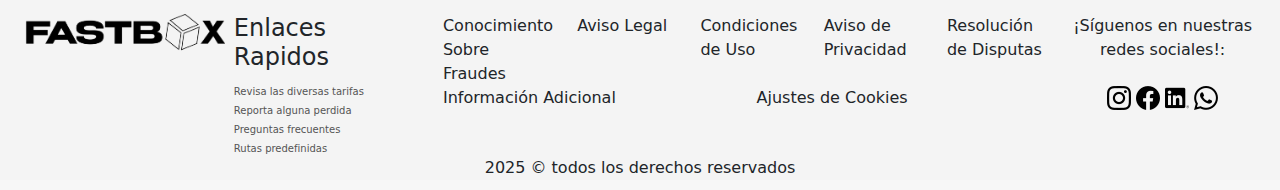
<file: soporte.html>
<!DOCTYPE html>
<html lang="es">
<head>
    <link rel="icon" href="/assets/media/FASTBOX13.ico" type="image/x-icon">
    <meta charset="UTF-8">
    <meta name="viewport" content="width=device-width, initial-scale=1.0">
    <title>FastBox - Soporte</title>
    <link rel="stylesheet" href="styles.css">
    <link rel="stylesheet" href="assets/css/bootstrap.min.css">
<script src="assets/js/bootstrap.bundle.min.js"></script>
<link rel="stylesheet" href="https://cdn.jsdelivr.net/npm/bootstrap-icons/font/bootstrap-icons.css">


</head>
<body style="background-color: rgb(247, 247, 247);">
    <nav class="navbar navbar-expand-lg bg-body-tertiary" style="padding-top: 0;">
        <div class="container-fluid" style="padding-top: 3px;border-bottom-width: 3px;padding-bottom: 3px;">
            
            <a class="navbar-brand" href="inicio.html">
                <img src="/assets/media/FASTBOX13.ico" alt="FastBox" width="57" height="59.94">
            </a>
            <a class="navbar-brand" href="inicio.html" style="
            padding-top: 2px;
            padding-bottom: 2px;">FastBox</a>
                
            <button class="navbar-toggler" type="button" data-bs-toggle="collapse" data-bs-target="#navbarSupportedContent" aria-controls="navbarSupportedContent" aria-expanded="false" aria-label="Toggle navigation" data-bs-theme="dark"> 
                <span class="navbar-toggler-icon"></span>
            </button>

            <div class="collapse navbar-collapse" style="justify-content: center;" id="navbarSupportedContent">
                <ul class="navbar-nav me-auto mb-2 mb-lg-0">
                    <li class="nav-item">
                        <a class="nav-link active" style="color: white;" aria-current="page" href="inicio.html">Inicio</a>
                    <li class="nav-item">
                        <a class="nav-link active" style="color: white;" aria-current="page" href="quienes-somos.html">Quienes Somos</a>
                    </li>
                    <li class="nav-item dropdown">
                        <a class="nav-link dropdown-toggle" style="color: white;" href="#" role="button" data-bs-toggle="dropdown" aria-expanded="false">
                            Envío
                        </a>
                        <ul class="dropdown-menu">
                            <li><a class="dropdown-item" href="rastreo.html">Rastrea tu paquete</a></li>
                            <li><hr class="dropdown-divider"></li>
                            <li><a class="dropdown-item" href="tarifas.html">Tarifas</a></li>
                            <li><hr class="dropdown-divider"></li>
                            <li><a class="dropdown-item" href="rutas.html">Ubicación</a></li>
                        </ul>
                    </li>
                    <li class="nav-item dropdown">
                        <a class="nav-link dropdown-toggle" style="color: white;" href="#" role="button" data-bs-toggle="dropdown" aria-expanded="false">
                            Soporte
                        </a>
                        <ul class="dropdown-menu">
                            <li><a class="dropdown-item" href="reporte-perdida.html">Reporte de Pérdida</a></li>
                            <li><hr class="dropdown-divider"></li>
                            <li><a class="dropdown-item" href="faq.html">Preguntas Frecuentes</a></li>
                        </ul>
                    </li>
                </ul>
                <button class="icon-button" data-bs-toggle="modal" data-bs-target="#loginModal">
                    <i class="bi bi-person-workspace"></i>
                </button>
                
            </div>
            
        </div>
    </nav>

    <!-- Modal de Inicio de Sesión -->
    <div class="modal fade" id="loginModal" tabindex="-1" aria-labelledby="loginModalLabel" aria-hidden="true">
        <div class="modal-dialog">
            <div class="modal-content">
                <div class="modal-header">
                    <h5 class="modal-title col" id="loginModalLabel" style="display: block;">Iniciar Sesión</h5>
                    <div style="display: block;"><img src="/assets/media/FASTBOX.png" alt="FastBox" style="width: 100px;"></div>
                    <button type="button" class="btn-close" data-bs-dismiss="modal" aria-label="Close"></button>
                </div>
                <div class="modal-body">
                    <form>
                        <div class="mb-3">
                            <label for="email" class="form-label">Correo Electrónico</label>
                            <input type="email" class="form-control" id="email" required>
                        </div>
                        <div class="mb-3">
                            <label for="password" class="form-label">Contraseña</label>
                            <input type="password" class="form-control" id="password" required>
                        </div>
                        <button type="submit" class="btn btn-primary w-100">Ingresar</button>
                        <div class="row" style="margin-top: 15px;">
                            <div class="col-4"></div>
                            <a class="col-4" href="" style="font-size: x-small; text-align: center; align-items: center;">Recuperar Contraseña</a>
                            <div class="col-4"></div>
                        </div>    
                    </form>
                </div>
            </div>
        </div>
    </div>



    <div class="img-size3" style="background-size: cover;"></div>
    <h1 style="text-align:center; color: #051e54; font-size: 3.5rem;">Centro de Soporte</h1>

    <div class="main-container" style="background-color:rgb(247, 247, 247) ; margin-top: 4%;">
        
        
        <div class="container">
                <div class="card p-4 my-4 text-center">
                    <h2 style="color:#051e54;">Contáctanos</h2>
                    <p style="font-size: 25px;">Para más información sobre nuestros servicios, comunícate con nosotros:</p>
                    <ul class="list-group">
                        <li class="list-group-item"><strong>Email:</strong> contacto@fastbox.com</li>
                        <li class="list-group-item"><strong>Teléfono:</strong> +504 9719-1287, +504 3218-3920</li>
                        <li class="list-group-item"><strong>Dirección:</strong> Av. Circunvalación, Colonia Colombia, contiguo a Teatro Jose Francisco Saybe, 21102 San Pedro Sula </li>
                        <li class="list-group-item"><strong>Horarios de Atención:</strong> Domingo - Viernes de 7:00 am a 7:00 pm</li>
                    </ul>
                </div>
                
                <div class="col-md-6" style="margin: 0 auto; padding: 2%;">
                    <div class="card" style="padding: 2%;">
                        <h2 style="color:#051e54;">Formulario de Soporte</h2>
                        <p>Si tienes alguna pregunta o problema, completa el siguiente formulario y te responderemos lo antes posible.</p>
                        <form action="submit-soporte.php" method="POST">
                            <div class="mb-3">
                                <label for="nombre" class="form-label">Nombre:</label>
                                <input type="text" id="nombre" name="nombre" class="form-control" required>
                            </div>
                            <div class="mb-3">
                                <label for="email" class="form-label">Correo Electrónico:</label>
                                <input type="email" id="email" name="email" class="form-control" required>
                            </div>
                            <div class="mb-3">
                                <label for="asunto" class="form-label">Asunto:</label>
                                <input type="text" id="asunto" name="asunto" class="form-control" required>
                            </div>
                            <div class="mb-3">
                                <label for="mensaje" class="form-label">Mensaje:</label>
                                <textarea id="mensaje" name="mensaje" rows="4" class="form-control" required></textarea>
                            </div>
                            <div style="display: flex; justify-content: center; width: 100%;">
                                <button style="width: 100%;" type="submit" class="btn btn-primary">Enviar</button>
                            </div>
                        </form>
                    </div>
                </div>
            </div>
        </div>   
    </div>    
</body>

<footer style="background-color: rgba(243, 243, 243, 0.637)">
    <div class="row" style="padding-left: 1%; padding-right: 1%; padding-top: 2%; margin-top:0; margin-bottom: 10px; margin-left: 0; margin-right: 0;">
        <div class="col-2"><img src="/assets/media/FASTBOXfooter.png" alt="FastBox" width="200rem" ></div>
        <div class="col-2">
            <div class="enlaces-rapidos row">
                <h4 style="text-align: left;">Enlaces Rapidos</h4>
                <a class="enlace-r" style="margin-top: 2%; text-align: left;" href="tarifas.html">Revisa las diversas tarifas</a>
                <a class="enlace-r" style="margin-top: 2%; text-align: left;" href="reporte-perdida.html">Reporta alguna perdida</a>
                <a class="enlace-r" href="faq.html" style="text-align: left; margin-top: 2%;">Preguntas frecuentes</a>
                <a class="enlace-r" href="rutas.html" style="text-align: left; margin-top: 2%;">Rutas predefinidas</a>
            </div>
        </div>    

        <div class="col-6">
            <ul class="row align-items-start" style="list-style: none; padding-left: 0;"> 
                <li class="col footer">Conocimiento Sobre Fraudes</li>
                <li class="col footer">Aviso Legal</li>
                <li class="col footer">Condiciones de Uso</li>
                <li class="col footer">Aviso de Privacidad</li>
                <br>
                <li class="col footer">Resolución de Disputas</li>
                <li class="col footer">Información Adicional</li>
                <li class="col footer">Ajustes de Cookies</li>
            </ul>
        </div>
        <div class="col-2">
            <h7><center>¡Síguenos en nuestras redes sociales!:</center></h7>
            <br>
            <ul style="padding: 0;"><center>
                <img src="/assets/icons/instagram.png" alt="Instagram">
                <img src="/assets/icons/facebook.png" alt="Facebook">
                <img src="/assets/icons/linkedin.png" alt="LinkedIN">
                <img src="/assets/icons/whatsapp.png" alt="Whatsapp"></center>
            </ul>
        </div>
        <center>  2025 &copy; todos los derechos reservados </center>
    </div>
</footer>
</html>
</file>
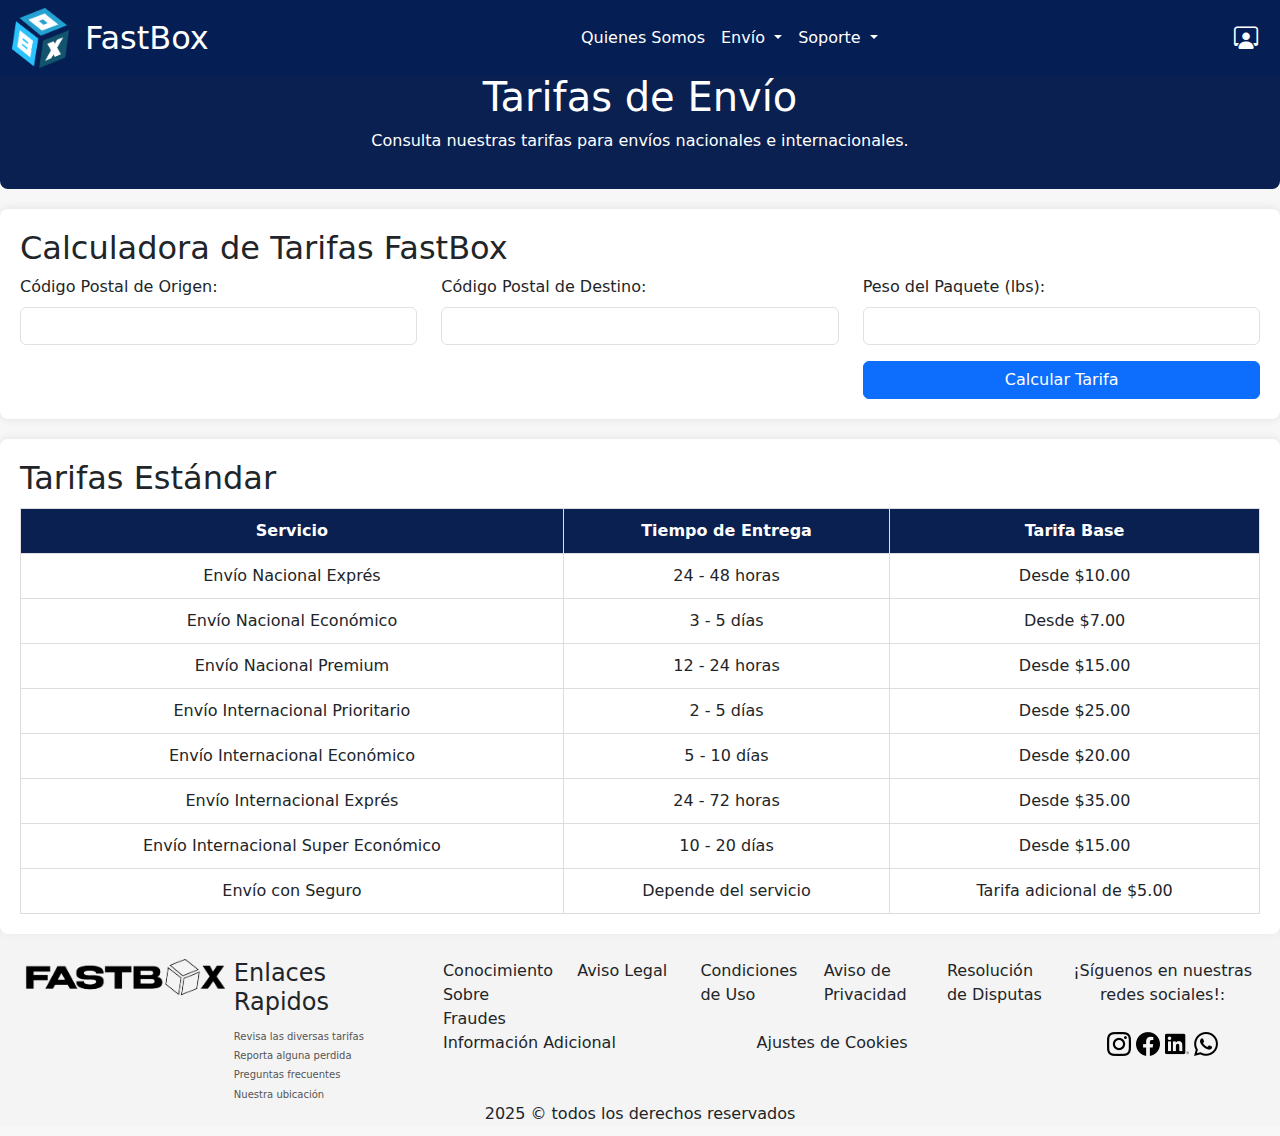
<file: tarifas.html>
<!DOCTYPE html>
<html lang="es">
<head>
    <link rel="icon" href="/assets/media/FASTBOX13.ico" type="image/x-icon">
    <meta charset="UTF-8">
    <meta name="viewport" content="width=device-width, initial-scale=1.0">
    <title>FastBox - Tarifas</title>
    <link rel="stylesheet" href="styles.css">
    <link rel="stylesheet" href="assets/css/bootstrap.min.css">
    <script src="assets/js/bootstrap.bundle.min.js"></script>
    <link rel="stylesheet" href="https://cdn.jsdelivr.net/npm/bootstrap-icons/font/bootstrap-icons.css">

    <style>
        
        header {
            text-align: center;
            padding: 20px;
            background-color: #092051;
            color: white;
            border-radius: 8px;
            margin-top: 45px;
        }
        section {
            background: white;
            padding: 20px;
            margin-top: 20px;
            border-radius: 8px;
            box-shadow: 0 0 10px rgba(0, 0, 0, 0.1);
        }
        table {
            width: 100%;
            border-collapse: collapse;
            margin-top: 10px;
        }
        th, td {
            border: 1px solid #ddd;
            padding: 10px;
            text-align: center;
        }
        th {
            background-color: #092051;
            color: white;
        }
        button {
            background-color: #092051;
            color: white;
            padding: 10px;
            border: none;
            border-radius: 5px;
            cursor: pointer;
        }
        button:hover {
            background-color: #061538;
        }
    </style>
</head>

<body style="background-color: rgb(247, 247, 247);">
    <nav class="navbar navbar-expand-lg bg-body-tertiary" style="padding-top: 0;">
        <div class="container-fluid" style="padding-top: 3px;border-bottom-width: 3px;padding-bottom: 3px;">
            
            <a class="navbar-brand" href="index.html">
                <img src="/assets/media/FASTBOX13.ico" alt="FastBox" width="57" height="59.94">
            </a>
            <a class="navbar-brand" href="index.html" style="
            padding-top: 2px;
            padding-bottom: 2px;">FastBox</a>
                
            <button class="navbar-toggler" type="button" data-bs-toggle="collapse" data-bs-target="#navbarSupportedContent" aria-controls="navbarSupportedContent" aria-expanded="false" aria-label="Toggle navigation" data-bs-theme="dark"> 
                <span class="navbar-toggler-icon"></span>
            </button>

            <div class="collapse navbar-collapse" style="justify-content: center;" id="navbarSupportedContent">
                <ul class="navbar-nav me-auto mb-2 mb-lg-0">
                    <li class="nav-item">
                        <a class="nav-link active" style="color: white;" aria-current="page" href="quienes-somos.html">Quienes Somos</a>
                    </li>
                    <li class="nav-item dropdown">
                        <a class="nav-link dropdown-toggle" style="color: white;" href="#" role="button" data-bs-toggle="dropdown" aria-expanded="false">
                            Envío
                        </a>
                        <ul class="dropdown-menu">
                            <li><a class="dropdown-item" href="rastreo.html">Rastrea tu paquete</a></li>
                            <li><hr class="dropdown-divider"></li>
                            <li><a class="dropdown-item" href="tarifas.html">Tarifas</a></li>
                            <li><hr class="dropdown-divider"></li>
                            <li><a class="dropdown-item" href="ubicacion.html">Ubicación</a></li>
                        </ul>
                    </li>
                    <li class="nav-item dropdown">
                        <a class="nav-link dropdown-toggle" style="color: white;" href="#" role="button" data-bs-toggle="dropdown" aria-expanded="false">
                            Soporte
                        </a>
                        <ul class="dropdown-menu">
                            <li><a class="dropdown-item" href="reporte-perdida.html">Reporte de Pérdida</a></li>
                            <li><hr class="dropdown-divider"></li>
                            <li><a class="dropdown-item" href="faq.html">Preguntas Frecuentes</a></li>
                        </ul>
                    </li>
                </ul>
                <button class="icon-button" data-bs-toggle="modal" data-bs-target="#loginModal">
                    <i class="bi bi-person-workspace"></i>
                </button>
                
            </div>
            
        </div>
    </nav>

    <!-- Modal de Inicio de Sesión -->
    <div class="modal fade" id="loginModal" tabindex="-1" aria-labelledby="loginModalLabel" aria-hidden="true">
        <div class="modal-dialog">
            <div class="modal-content">
                <div class="modal-header">
                    <h5 class="modal-title col" id="loginModalLabel" style="display: block;">Iniciar Sesión</h5>
                    <div style="display: block;"><img src="/assets/media/FASTBOX.png" alt="FastBox" style="width: 100px;"></div>
                    <button type="button" class="btn-close" data-bs-dismiss="modal" aria-label="Close"></button>
                </div>
                <div class="modal-body">
                    <form>
                        <div class="mb-3">
                            <label for="email" class="form-label">Correo Electrónico</label>
                            <input type="email" class="form-control" id="email" required>
                        </div>
                        <div class="mb-3">
                            <label for="password" class="form-label">Contraseña</label>
                            <input type="password" class="form-control" id="password" required>
                        </div>
                        <button type="submit" class="btn btn-primary w-100">Ingresar</button>
                        <div class="row" style="margin-top: 15px;">
                            <div class="col-4"></div>
                            <a class="col-4" href="" style="font-size: x-small; text-align: center; align-items: center;">Recuperar Contraseña</a>
                            <div class="col-4"></div>
                        </div>    
                    </form>
                </div>
            </div>
        </div>
    </div>

    <header>
        <h1>Tarifas de Envío</h1>
        <p>Consulta nuestras tarifas para envíos nacionales e internacionales.</p>
    </header>

    <section>
        <h2>Calculadora de Tarifas FastBox</h2>
        
        <div class="row mb-3">
            <div class="col-md-4">
                <label for="origenPostal" class="form-label">Código Postal de Origen:</label>
                <input type="text" id="origenPostal" class="form-control" required>
            </div>
            <div class="col-md-4">
                <label for="destinoPostal" class="form-label">Código Postal de Destino:</label>
                <input type="text" id="destinoPostal" class="form-control" required>
            </div>
            <div class="col-md-4">
                <label for="peso" class="form-label">Peso del Paquete (lbs):</label>
                <input type="number" id="peso" class="form-control" required>
            </div>
        </div>
        
        <!-- Botón alineado a la derecha -->
        <div class="text-end">
            <button type="button" style="width: 32%;" class="btn btn-primary" onclick="calcularTarifa()">Calcular Tarifa</button>
        </div>
    
        <!-- Sección de resultados -->
        <div id="tarifasResults" class="mt-4 p-3 border rounded bg-light" style="display: none; max-width: 500px;">
            <h4 class="text-secondary">Cálculo de Tarifa:</h4>
            <div id="tarifas_result"></div> 
        </div>
    
        <!-- Mensaje de error -->
        <div id="error-message" class="text-danger" style="display: none; margin-top: 10px;">
            <p>Por favor, completa todos los campos antes de calcular.</p>
        </div>
    </section>

    <section>
        <h2>Tarifas Estándar</h2>
        <table>
            <thead>
                <tr>
                    <th>Servicio</th>
                    <th>Tiempo de Entrega</th>
                    <th>Tarifa Base</th>
                </tr>
            </thead>
            <tbody>
                <tr>
                    <td>Envío Nacional Exprés</td>
                    <td>24 - 48 horas</td>
                    <td>Desde $10.00</td>
                </tr>
                <tr>
                    <td>Envío Nacional Económico</td>
                    <td>3 - 5 días</td>
                    <td>Desde $7.00</td>
                </tr>
                <tr>
                    <td>Envío Nacional Premium</td>
                    <td>12 - 24 horas</td>
                    <td>Desde $15.00</td>
                </tr>
                <tr>
                    <td>Envío Internacional Prioritario</td>
                    <td>2 - 5 días</td>
                    <td>Desde $25.00</td>
                </tr>
                <tr>
                    <td>Envío Internacional Económico</td>
                    <td>5 - 10 días</td>
                    <td>Desde $20.00</td>
                </tr>
                <tr>
                    <td>Envío Internacional Exprés</td>
                    <td>24 - 72 horas</td>
                    <td>Desde $35.00</td>
                </tr>
                <tr>
                    <td>Envío Internacional Super Económico</td>
                    <td>10 - 20 días</td>
                    <td>Desde $15.00</td>
                </tr>
                <tr>
                    <td>Envío con Seguro</td>
                    <td>Depende del servicio</td>
                    <td>Tarifa adicional de $5.00</td>
                </tr>
            </tbody>
        </table>
    </section>

    <script>
        function calcularTarifa() {
            const origenPostal = document.getElementById("origenPostal").value;
            const destinoPostal = document.getElementById("destinoPostal").value;
            const pesoLb = parseFloat(document.getElementById("peso").value); 

            if (!origenPostal || !destinoPostal || isNaN(pesoLb)) {
                document.getElementById("error-message").style.display = "block";
                document.getElementById("tarifasResults").style.display = "none";
                return;
            }

            document.getElementById("error-message").style.display = "none";

            const tarifaBase = 8;              // tarifa mínima fija
            const costoPorLibra = 3.5;         // costo por libra
            const cargoVariable = Math.random() * 5;  // cargo adicional aleatorio (entre 0 y 5 USD)

            // Cálculo de tarifa total
            const tarifa = (tarifaBase + (pesoLb * costoPorLibra) + cargoVariable).toFixed(2);

            const tarifasResultDiv = document.getElementById("tarifasResults");
            const tarifasResultContent = `
                <p style="font-size: 2em;">Tarifa Estimada: <strong>$${tarifa}</strong> USD</p>
            `;
            document.getElementById("tarifas_result").innerHTML = tarifasResultContent;

            tarifasResultDiv.style.display = "block";
        }
    </script>

</body>

<footer style="background-color: rgba(243, 243, 243, 0.637)">
    <div class="row" style="padding-left: 1%; padding-right: 1%; padding-top: 2%; margin-top:0; margin-bottom: 10px; margin-left: 0; margin-right: 0;">
        <div class="col-2"><img src="/assets/media/FASTBOXfooter.png" alt="FastBox" width="200rem" ></div>
        <div class="col-2">
            <div class="enlaces-rapidos row">
                <h4 style="text-align: left;">Enlaces Rapidos</h4>
                <a class="enlace-r" style="margin-top: 2%; text-align: left;" href="tarifas.html">Revisa las diversas tarifas</a>
                <a class="enlace-r" style="margin-top: 2%; text-align: left;" href="reporte-perdida.html">Reporta alguna perdida</a>
                <a class="enlace-r" href="faq.html" style="text-align: left; margin-top: 2%;">Preguntas frecuentes</a>
                <a class="enlace-r" href="ubicacion.html" style="text-align: left; margin-top: 2%;">Nuestra ubicación</a>
            </div>
        </div>    

        <div class="col-6">
            <ul class="row align-items-start" style="list-style: none; padding-left: 0;"> 
                <li class="col footer">Conocimiento Sobre Fraudes</li>
                <li class="col footer">Aviso Legal</li>
                <li class="col footer">Condiciones de Uso</li>
                <li class="col footer">Aviso de Privacidad</li>
                <br>
                <li class="col footer">Resolución de Disputas</li>
                <li class="col footer">Información Adicional</li>
                <li class="col footer">Ajustes de Cookies</li>
            </ul>
        </div>
        <div class="col-2">
            <h7><center>¡Síguenos en nuestras redes sociales!:</center></h7>
            <br>
            <ul style="padding: 0;"><center>
                <img src="/assets/icons/instagram.png" alt="Instagram">
                <img src="/assets/icons/facebook.png" alt="Facebook">
                <img src="/assets/icons/linkedin.png" alt="LinkedIN">
                <img src="/assets/icons/whatsapp.png" alt="Whatsapp"></center>
            </ul>
        </div>
        <center>  2025 &copy; todos los derechos reservados </center>
    </div>
</footer>
</html>
</file>
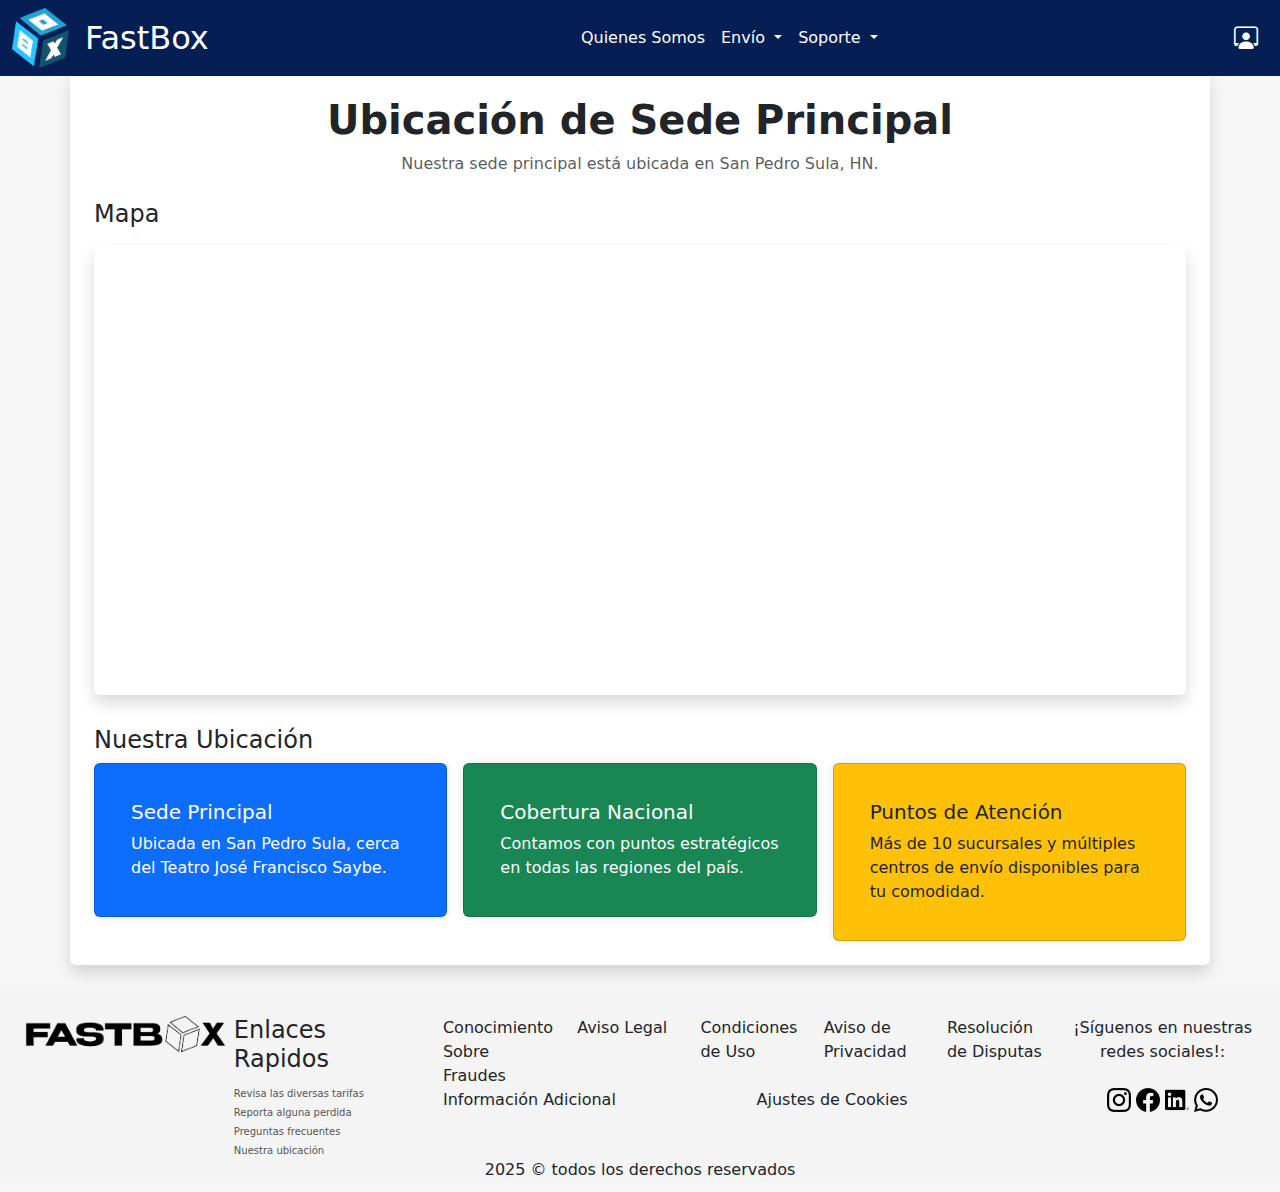
<file: ubicacion.html>
<!DOCTYPE html>
<html lang="es">
<head>
    <link rel="icon" href="/assets/media/FASTBOX13.ico" type="image/x-icon">
    <meta charset="UTF-8">
    <meta name="viewport" content="width=device-width, initial-scale=1.0">
    <title>FastBox - Rutas</title>
    <link rel="stylesheet" href="styles.css">
    <link rel="stylesheet" href="assets/css/bootstrap.min.css">
    <link rel="stylesheet" href="https://cdn.jsdelivr.net/npm/bootstrap-icons/font/bootstrap-icons.css">
    <script src="assets/js/bootstrap.bundle.min.js"></script>


</head>
<body style="background-color: rgb(247, 247, 247);">
    <nav class="navbar navbar-expand-lg bg-body-tertiary" style="padding-top: 0;">
        <div class="container-fluid" style="padding-top: 3px;border-bottom-width: 3px;padding-bottom: 3px;">
            
            <a class="navbar-brand" href="index.html">
                <img src="/assets/media/FASTBOX13.ico" alt="FastBox" width="57" height="59.94">
            </a>
            <a class="navbar-brand" href="index.html" style="
            padding-top: 2px;
            padding-bottom: 2px;">FastBox</a>
                
            <button class="navbar-toggler" type="button" data-bs-toggle="collapse" data-bs-target="#navbarSupportedContent" aria-controls="navbarSupportedContent" aria-expanded="false" aria-label="Toggle navigation" data-bs-theme="dark"> 
                <span class="navbar-toggler-icon"></span>
            </button>

            <div class="collapse navbar-collapse" style="justify-content: center;" id="navbarSupportedContent">
                <ul class="navbar-nav me-auto mb-2 mb-lg-0">
                    <li class="nav-item">
                        <a class="nav-link active" style="color: white;" aria-current="page" href="quienes-somos.html">Quienes Somos</a>
                    </li>
                    <li class="nav-item dropdown">
                        <a class="nav-link dropdown-toggle" style="color: white;" href="#" role="button" data-bs-toggle="dropdown" aria-expanded="false">
                            Envío
                        </a>
                        <ul class="dropdown-menu">
                            <li><a class="dropdown-item" href="rastreo.html">Rastrea tu paquete</a></li>
                            <li><hr class="dropdown-divider"></li>
                            <li><a class="dropdown-item" href="tarifas.html">Tarifas</a></li>
                            <li><hr class="dropdown-divider"></li>
                            <li><a class="dropdown-item" href="ubicacion.html">Ubicación</a></li>
                        </ul>
                    </li>
                    <li class="nav-item dropdown">
                        <a class="nav-link dropdown-toggle" style="color: white;" href="#" role="button" data-bs-toggle="dropdown" aria-expanded="false">
                            Soporte
                        </a>
                        <ul class="dropdown-menu">
                            <li><a class="dropdown-item" href="reporte-perdida.html">Reporte de Pérdida</a></li>
                            <li><hr class="dropdown-divider"></li>
                            <li><a class="dropdown-item" href="faq.html">Preguntas Frecuentes</a></li>
                        </ul>
                    </li>
                </ul>
                <button class="icon-button" data-bs-toggle="modal" data-bs-target="#loginModal">
                    <i class="bi bi-person-workspace"></i>
                </button>
                
            </div>
            
        </div>
    </nav>

    <!-- Modal de Inicio de Sesión -->
    <div class="modal fade" id="loginModal" tabindex="-1" aria-labelledby="loginModalLabel" aria-hidden="true">
        <div class="modal-dialog">
            <div class="modal-content">
                <div class="modal-header">
                    <h5 class="modal-title col" id="loginModalLabel" style="display: block;">Iniciar Sesión</h5>
                    <div style="display: block;"><img src="/assets/media/FASTBOX.png" alt="FastBox" style="width: 100px;"></div>
                    <button type="button" class="btn-close" data-bs-dismiss="modal" aria-label="Close"></button>
                </div>
                <div class="modal-body">
                    <form>
                        <div class="mb-3">
                            <label for="email" class="form-label">Correo Electrónico</label>
                            <input type="email" class="form-control" id="email" required>
                        </div>
                        <div class="mb-3">
                            <label for="password" class="form-label">Contraseña</label>
                            <input type="password" class="form-control" id="password" required>
                        </div>
                        <button type="submit" class="btn btn-primary w-100">Ingresar</button>
                        <div class="row" style="margin-top: 15px;">
                            <div class="col-4"></div>
                            <a class="col-4" href="" style="font-size: x-small; text-align: center; align-items: center;">Recuperar Contraseña</a>
                            <div class="col-4"></div>
                        </div>    
                    </form>
                </div>
            </div>
        </div>
    </div>

    
        <div class="container  p-4 bg-white shadow rounded" style="margin-top: 5%; margin-bottom: 2%;">
            <header class="text-center mb-4">
                <h1 class="fw-bold">Ubicación de Sede Principal</h1>
                <p class="text-muted">Nuestra sede principal está ubicada en San Pedro Sula, HN.</p>
            </header>
            
            <section class="mb-4">
                <h2 class="h4">Mapa</h2>
                <div class="mt-3">
                    <iframe src="https://www.google.com/maps/embed?pb=!1m18!1m12!1m3!1d3877.960927903618!2d-88.0271575!3d15.5189341!2m3!1f0!2f0!3f0!3m2!1i1024!2i768!4f13.1!3m3!1m2!1s0x8f665b1583fc9189%3A0x9bf84889c20f374a!2sUniversidad%20de%20San%20Pedro%20Sula!5e0!3m2!1ses!2shn!4v1712109876543!5m2!1ses!2shn" 
                            width="100%" height="450" style="border:0;" allowfullscreen="" loading="lazy" class="rounded shadow"></iframe>
                </div>
            </section>
            
           
                    <section>
                        <h2 class="h4">Nuestra Ubicación</h2>
                        <div class="row g-3">
                          <div class="col-md-4">
                            <div class="card bg-primary text-white">
                              <div class="card-body">
                                <h5 class="card-title">Sede Principal</h5>
                                <p class="card-text">Ubicada en San Pedro Sula, cerca del Teatro José Francisco Saybe.</p>
                              </div>
                            </div>
                          </div>
                          <div class="col-md-4">
                            <div class="card bg-success text-white">
                              <div class="card-body">
                                <h5 class="card-title">Cobertura Nacional</h5>
                                <p class="card-text">Contamos con puntos estratégicos en todas las regiones del país.</p>
                              </div>
                            </div>
                          </div>
                          <div class="col-md-4">
                            <div class="card bg-warning text-dark">
                              <div class="card-body">
                                <h5 class="card-title">Puntos de Atención</h5>
                                <p class="card-text">Más de 10 sucursales y múltiples centros de envío disponibles para tu comodidad.</p>
                              </div>
                            </div>
                          </div>
                        </div>
                      </section>
        </div>
</body>
<footer style="background-color: rgba(243, 243, 243, 0.637)">
            <div class="row" style="padding-left: 1%; padding-right: 1%; padding-top: 2%; margin-top:0; margin-bottom: 10px; margin-left: 0; margin-right: 0;">
                <div class="col-2"><img src="/assets/media/FASTBOXfooter.png" alt="FastBox" width="200rem" ></div>
                <div class="col-2">
                    <div class="enlaces-rapidos row">
                        <h4 style="text-align: left;">Enlaces Rapidos</h4>
                        <a class="enlace-r" style="margin-top: 2%; text-align: left;" href="tarifas.html">Revisa las diversas tarifas</a>
                        <a class="enlace-r" style="margin-top: 2%; text-align: left;" href="reporte-perdida.html">Reporta alguna perdida</a>
                        <a class="enlace-r" href="faq.html" style="text-align: left; margin-top: 2%;">Preguntas frecuentes</a>
                        <a class="enlace-r" href="ubicacion.html" style="text-align: left; margin-top: 2%;">Nuestra ubicación</a>
                    </div>
                </div>    
        
                <div class="col-6">
                    <ul class="row align-items-start" style="list-style: none; padding-left: 0;"> 
                        <li class="col footer">Conocimiento Sobre Fraudes</li>
                        <li class="col footer">Aviso Legal</li>
                        <li class="col footer">Condiciones de Uso</li>
                        <li class="col footer">Aviso de Privacidad</li>
                        <br>
                        <li class="col footer">Resolución de Disputas</li>
                        <li class="col footer">Información Adicional</li>
                        <li class="col footer">Ajustes de Cookies</li>
                    </ul>
                </div>
                <div class="col-2">
                    <h7><center>¡Síguenos en nuestras redes sociales!:</center></h7>
                    <br>
                    <ul style="padding: 0;"><center>
                        <img src="/assets/icons/instagram.png" alt="Instagram">
                        <img src="/assets/icons/facebook.png" alt="Facebook">
                        <img src="/assets/icons/linkedin.png" alt="LinkedIN">
                        <img src="/assets/icons/whatsapp.png" alt="Whatsapp"></center>
                    </ul>
                </div>
                <center>  2025 &copy; todos los derechos reservados </center>
            </div>
</footer>
    
</html>
</file>
<file: styles.css>
/*prueba comentario */

.container-fluid{
    background-color:#051e54;
    padding: 1%;
}

.navbar .navbar-brand:hover{
    color: white;
}
/* Texto en blanco */
.navbar .navbar-brand {
    color: white;
    font-size: 2rem;
}


/* Hover en enlaces */
.navbar .nav-link:hover {
    color: #2ac3fd;
}

/* Centrar el menú */
.navbar-nav {
    margin: 0 auto;
    display: flex;
    justify-content: center;
    width: 100%;
    padding: 0;
}

.container-fluid {
    position: fixed; /* Hace que el menú sea estático */
    top: 0; /* Fija el menú en la parte superior */
    left: 0;
    width: 100%; /* Ocupa todo el ancho de la página */
    color: white;
    padding: 10px 20px;
    z-index: 1000;
}

body{
    background-color: #333;
}

.main-container{
    background-color: #ffffff; 
    padding-top: 1%;
    padding-left: 1%;
    padding-right: 1%;  
    margin-bottom: 0;
}


.footer:hover{
    font-weight: bold;
    text-decoration: underline;
}
/* Card de Index */
.image-section {
    flex: 1;
    display: flex;
    justify-content: center;
    align-items: center;
}

.image-section img {
    max-width: 100%;
    height: auto;
    border-radius: 10px;
}

/*Contenedores de Imagenes*/
/*Index*/
.container-image{
    background-image: url("/assets/media/fastboxWOMEN2.png");
    height: 400px;
    margin-top: 2.5%;
}

/*Quienes somos BG*/
.image-bg-qs{
    background-image: url("/assets/media/quienes\ somos.jpg");
    height: 400px;
}

.img-3{
    background-image: url("/assets/media/van.png");
   height: 600px;
}

.img-size2{
    background-image: url("/assets/media/envios.jpg");
    height: 500px;
    margin-top: 4.2%;
    background-position: center;
}

.img-size3{
    background-image: url("/assets/media/contacto.jpg");
    height: 400px;
    margin-top: 4.2%;
    background-position: center;
}


/*Enlaces rapidos de inicio*/
.enlace-r {
    text-decoration: none;
    color: rgb(85, 85, 85);
    display: block;
    font-size: 10px;
}

.enlace-r:hover {
    color: black;
    text-decoration: underline;
}

.icon-button {
    border: none;
    background: none;
    padding: 0;
    cursor: pointer;
    position: relative;
    margin-right: 10px;
}

.icon-button i {
    font-size: 1.5rem;
    color: white;
}

.icon-button:focus {
    outline: none;
    box-shadow: none;
}


.img-size {
    width: 100px;
    display: block;
    margin: 10px auto;
}

.card {
    padding: 20px;
    border-radius: 10px;
    box-shadow: 0 0 10px rgba(0, 0, 0, 0.1);
}
</file>
